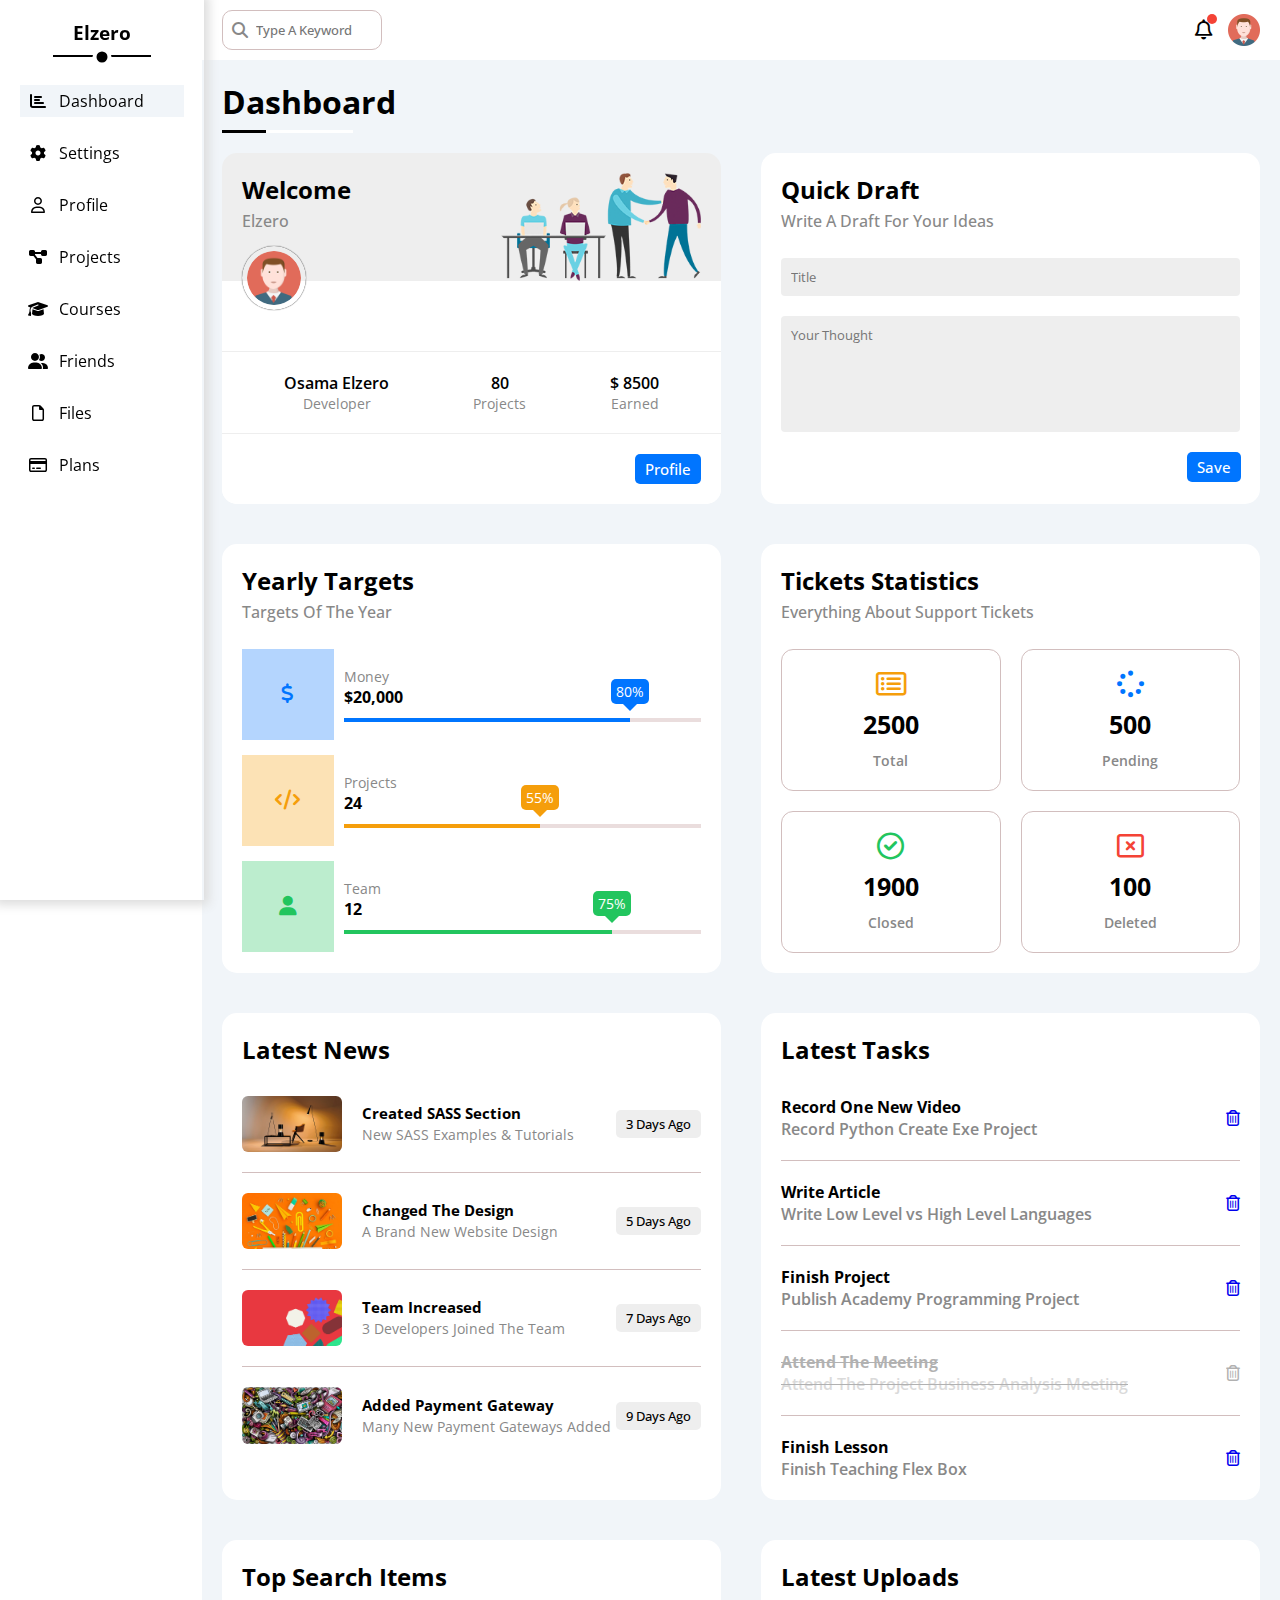
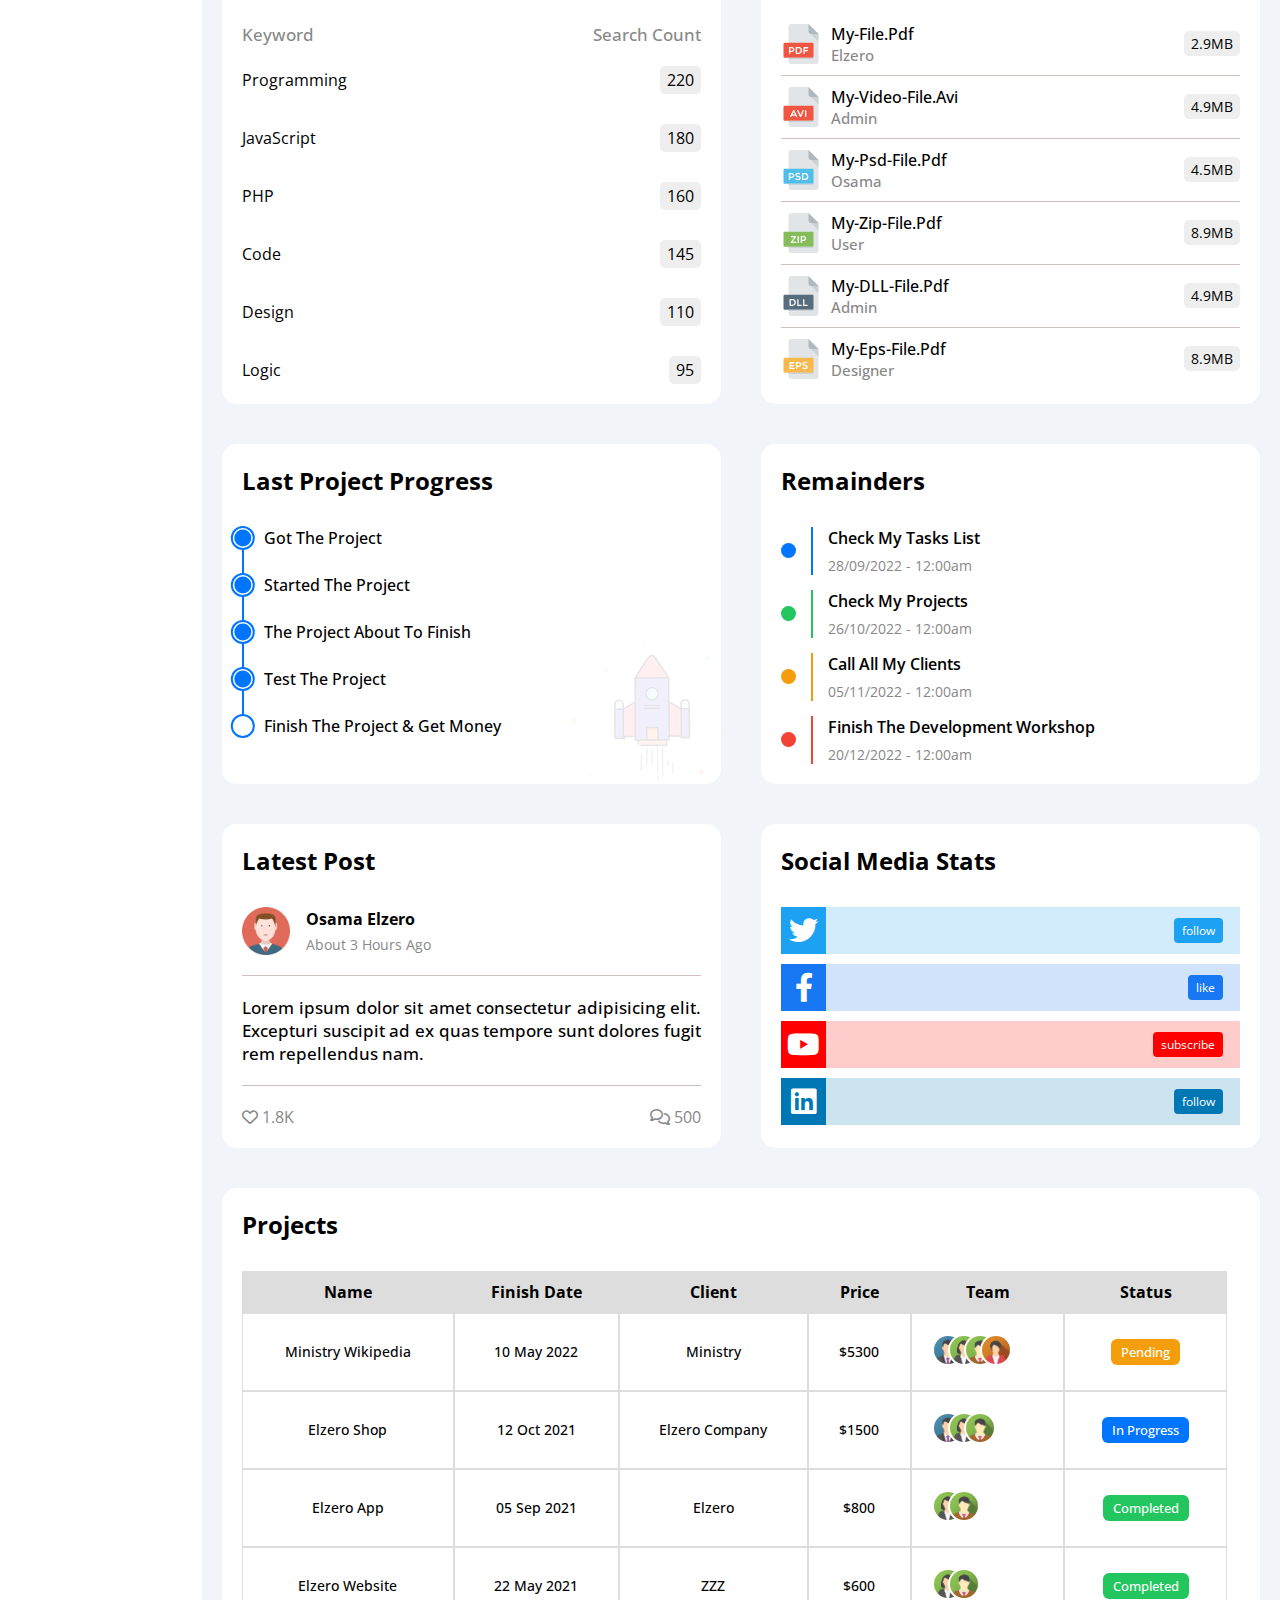
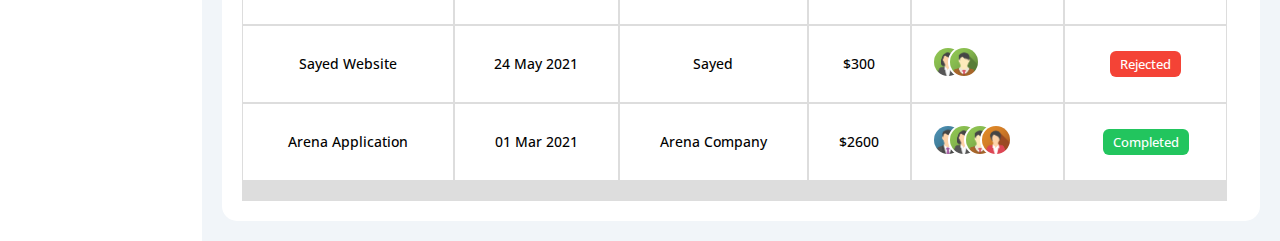
<file: index.html>
<!DOCTYPE html>
<html lang="en">

<head>
  <meta charset="UTF-8">
  <meta http-equiv="X-UA-Compatible" content="IE=edge">
  <meta name="viewport" content="width=device-width, initial-scale=1.0">
  <title>Dashboard | Project</title>
  <!-- Fontawesome -->
  <link rel="stylesheet" href="css/all.min.css">
  <!-- Google-Opensans' Font -->
  <link rel="preconnect" href="https://fonts.googleapis.com">
  <link rel="preconnect" href="https://fonts.gstatic.com" crossorigin>
  <link
    href="https://fonts.googleapis.com/css2?family=Cairo:wght@200;300;400;500;600;700&family=Jomhuria&family=Open+Sans:wght@300;400;500;600;700;800&family=Work+Sans:wght@200;300;400;500;600;700;800;900&display=swap"
    rel="stylesheet">
  <!-- Style Sheet -->
  <link rel="stylesheet" href="css/style.css">
</head>

<body>
  <!-- Sidebar Starting -->
  <aside>
    <h3 class="elzero">elzero</h3>
    <ul class="elzero">
      <li>
        <a href="index.html" title="Dashboard">
          <div><i class="fa-solid fa-chart-bar"></i></div>
          <span>dashboard</span>
        </a>
      </li>
      <li>
        <a href="settings.html" title="Settings">
          <div><i class="fa-solid fa-gear"></i></div>
          <span>settings</span>
        </a>
      </li>
      <li>
        <a href="profile.html" title="Profile">
          <div><i class="fa-regular fa-user"></i></div>
          <span>profile</span>
        </a>
      </li>
      <li>
        <a href="projects.html" title="Projects">
          <div><i class="fa-solid fa-diagram-project"></i></div>
          <span>projects</span>
        </a>
      </li>
      <li>
        <a href="courses.html" title="Courses">
          <div><i class="fa-solid fa-graduation-cap"></i></div>
          <span>courses</span>
        </a>
      </li>
      <li>
        <a href="friends.html" title="Friends">
          <div><i class="fa-solid fa-user-group"></i></div>
          <span>friends</span>
        </a>
      </li>
      <li>
        <a href="files.html" title="Files">
          <div><i class="fa-regular fa-file"></i></div>
          <span>files</span>
        </a>
      </li>
      <li>
        <a href="plans.html" title="Plans">
          <div><i class="fa-regular fa-credit-card"></i></div>
          <span>plans</span>
        </a>
      </li>
    </ul>
  </aside>
  <!-- Sidebar Ending -->
  <!-- Container Starting -->
  <div class="container">
    <header>
      <form action="">
        <i class="fa-solid fa-magnifying-glass"></i>
        <input type="search" placeholder="type a keyword">
      </form>
      <div>
        <i class="fa-regular fa-bell"></i>
        <img src="imgs/avatar.png" alt="">
      </div>
    </header>
    <div class="content index">
      <h1>dashboard</h1>
      <div class="articles">
        <article>
          <div>
            <div>
              <h2 class="index">welcome</h2>
              <span class="sub">elzero</span>
            </div>
            <img src="imgs/welcome.png" alt="">
          </div>
          <div>
            <img src="imgs/avatar.png" alt="">
          </div>
          <div>
            <div>
              <span>osama elzero</span>
              <span>developer</span>
            </div>
            <div>
              <span>80</span>
              <span>projects</span>
            </div>
            <div>
              <span>$ 8500</span>
              <span>earned</span>
            </div>
          </div>
          <div>
            <a href="profile.html">profile</a>
          </div>
        </article>
        <article>
          <div>
            <h2 class="index">quick draft</h2>
            <span class="sub">Write A Draft For Your Ideas</span>
          </div>
          <form>
            <input type="text" placeholder="title">
            <textarea placeholder="your thought"></textarea>
            <input type="submit" value="Save">
          </form>
        </article>
        <article>
          <div>
            <h2>yearly targets</h2>
            <span class="sub">targets of the year</span>
          </div>
          <div>
            <div class="icon">
              <i class="fa-solid fa-dollar-sign"></i>
            </div>
            <div>
              <div class="info">
                <span>money</span>
                <span>$20,000</span>
              </div>
              <div class="bar">
                <span></span>
              </div>
            </div>
          </div>
          <div>
            <div class="icon">
              <i class="fa-solid fa-code"></i>
            </div>
            <div>
              <div class="info">
                <span>projects</span>
                <span>24</span>
              </div>
              <div class="bar">
                <span></span>
              </div>
            </div>
          </div>
          <div>
            <div class="icon">
              <i class="fa-solid fa-user"></i>
            </div>
            <div>
              <div class="info">
                <span>team</span>
                <span>12</span>
              </div>
              <div class="bar">
                <span></span>
              </div>
            </div>
          </div>
        </article>
        <article>
          <div>
            <h2>tickets statistics</h2>
            <span class="sub">everything about support tickets</span>
          </div>
          <div class="cards">
            <div class="card">
              <i class="fa-regular fa-rectangle-list"></i>
              <span>2500</span>
              <span>total</span>
            </div>
            <div class="card">
              <i class="fa-solid fa-spinner"></i>
              <span>500</span>
              <span>pending</span>
            </div>
            <div class="card">
              <i class="fa-regular fa-circle-check"></i>
              <span>1900</span>
              <span>closed</span>
            </div>
            <div class="card">
              <i class="fa-regular fa-rectangle-xmark"></i>
              <span>100</span>
              <span>deleted</span>
            </div>
          </div>
        </article>
        <article>
          <div>
            <h2>Latest News</h2>
          </div>
          <div class="m-section">
            <div class="row one">
              <img src="imgs/news-01.png" alt="">
              <div>
                <h4>Created SASS Section</h4>
                <span>New SASS Examples & Tutorials</span>
              </div>
              <span>3 Days Ago</span>
            </div>
            <div class="row two">
              <img src="imgs/news-02.png" alt="">
              <div>
                <h4>Changed The Design</h4>
                <span>A Brand New Website Design</span>
              </div>
              <span>5 Days Ago</span>
            </div>
            <div class="row three">
              <img src="imgs/news-03.png" alt="">
              <div>
                <h4>Team Increased</h4>
                <span>3 Developers Joined The Team</span>
              </div>
              <span>7 Days Ago</span>
            </div>
            <div class="row four">
              <img src="imgs/news-04.png" alt="">
              <div>
                <h4>Added Payment Gateway</h4>
                <span>Many New Payment Gateways Added</span>
              </div>
              <span>9 Days Ago</span>
            </div>
          </div>
        </article>
        <article>
          <div>
            <h2>latest tasks</h2>
          </div>
          <div class="m-section">
            <div class="row one">
              <div>
                <h4>Record One New Video</h4>
                <span>Record Python Create Exe Project</span>
              </div>
              <a href="#"><i class="fa-regular fa-trash-can"></i></a>
            </div>
            <div class="row two">
              <div>
                <h4>Write Article</h4>
                <span>Write Low Level vs High Level Languages</span>
              </div>
              <a href="#"><i class="fa-regular fa-trash-can"></i></a>
            </div>
            <div class="row three">
              <div>
                <h4>Finish Project</h4>
                <span>Publish Academy Programming Project</span>
              </div>
              <a href="#"><i class="fa-regular fa-trash-can"></i></a>
            </div>
            <div class="row four">
              <div>
                <h4>Attend The Meeting</h4>
                <span>Attend The Project Business Analysis Meeting</span>
              </div>
              <i class="fa-regular fa-trash-can"></i>
            </div>
            <div class="row five">
              <div>
                <h4>Finish Lesson</h4>
                <span>Finish Teaching Flex Box</span>
              </div>
              <a href="#"><i class="fa-regular fa-trash-can"></i></a>
            </div>
          </div>
        </article>
        <article>
          <div>
            <h2>Top Search Items</h2>
          </div>
          <div class="m-section">
            <div class="header">
              <span>Keyword</span>
              <span>Search Count</span>
            </div>
            <div class="row one">
              <span>Programming</span>
              <span>220</span>
            </div>
            <div class="row two">
              <span>JavaScript</span>
              <span>180</span>
            </div>
            <div class="row three">
              <span>PHP</span>
              <span>160</span>
            </div>
            <div class="row four">
              <span>Code</span>
              <span>145</span>
            </div>
            <div class="row five">
              <span>Design</span>
              <span>110</span>
            </div>
            <div class="row six">
              <span>Logic</span>
              <span>95</span>
            </div>
          </div>
        </article>
        <article>
          <div>
            <h2>latest uploads</h2>
          </div>
          <div class="m-section">
            <div class="row one">
              <div>
                <img src="imgs/pdf.svg" alt="">
                <div>
                  <span>my-file.pdf</span>
                  <span>Elzero</span>
                </div>
              </div>
              <span>2.9mb</span>
            </div>
            <div class="row two">
              <div>
                <img src="imgs/avi.svg" alt="">
                <div>
                  <span>My-Video-File.avi</span>
                  <span>Admin</span>
                </div>
              </div>
              <span>4.9mb</span>
            </div>
            <div class="row three">
              <div>
                <img src="imgs/psd.svg" alt="">
                <div>
                  <span>My-Psd-File.pdf</span>
                  <span>Osama</span>
                </div>
              </div>
              <span>4.5mb</span>
            </div>
            <div class="row four">
              <div>
                <img src="imgs/zip.svg" alt="">
                <div>
                  <span>My-Zip-File.pdf</span>
                  <span>User</span>
                </div>
              </div>
              <span>8.9mb</span>
            </div>
            <div class="row five">
              <div>
                <img src="imgs/dll.svg" alt="">
                <div>
                  <span>My-DLL-File.pdf</span>
                  <span>Admin</span>
                </div>
              </div>
              <span>4.9mb</span>
            </div>
            <div class="row six">
              <div>
                <img src="imgs/eps.svg" alt="">
                <div>
                  <span>My-Eps-File.pdf</span>
                  <span>Designer</span>
                </div>
              </div>
              <span>8.9mb</span>
            </div>
          </div>
        </article>
        <article>
          <div>
            <h2>Last Project Progress</h2>
          </div>
          <div class="m-section">
            <div class="row one">
              <span>Got The Project</span>
            </div>
            <div class="row two">
              <span>Started The Project</span>
            </div>
            <div class="row three">
              <span>The Project About To Finish</span>
            </div>
            <div class="row four">
              <span>Test The Project</span>
            </div>
            <div class="row five">
              <span>Finish The Project & Get Money</span>
            </div>
          </div>
          <img src="imgs/project.png" alt="">
        </article>
        <article>
          <div>
            <h2>remainders</h2>
          </div>
          <div class="m-section">
            <div class="row one">
              <div class="circle"></div>
              <div>
                <span>Check My Tasks List</span>
                <span>28/09/2022 - 12:00am</span>
              </div>
            </div>
            <div class="row two">
              <div class="circle"></div>
              <div>
                <span>Check My Projects</span>
                <span>26/10/2022 - 12:00am</span>
              </div>
            </div>
            <div class="row three">
              <div class="circle"></div>
              <div>
                <span>Call All My Clients</span>
                <span>05/11/2022 - 12:00am</span>
              </div>
            </div>
            <div class="row four">
              <div class="circle"></div>
              <div>
                <span>Finish The Development Workshop</span>
                <span>20/12/2022 - 12:00am</span>
              </div>
            </div>
          </div>
        </article>
        <article>
          <div>
            <h2>Latest Post</h2>
          </div>
          <div class="m-section">
            <div class="row first">
              <img src="imgs/avatar.png" alt="">
              <div>
                <span>Osama Elzero</span>
                <span>About 3 Hours Ago</span>
              </div>
            </div>
            <p>Lorem ipsum dolor sit amet consectetur adipisicing elit. Excepturi suscipit ad ex quas tempore sunt
              dolores fugit rem repellendus nam.
            </p>
            <div class="row last">
              <div>
                <i class="fa-regular fa-heart"></i>
                <span>1.8K</span>
              </div>
              <div>
                <i class="fa-regular fa-comments"></i>
                <span>500</span>
              </div>
            </div>
          </div>
        </article>
        <article>
          <div>
            <h2>Social Media Stats</h2>
          </div>
          <div class="m-section">
            <div class="row one">
              <i class="fa-brands fa-twitter"></i>
              <span>90K Followers</span>
              <a href="https://twitter.com" target="_blank">follow</a>
            </div>
            <div class="row two">
              <i class="fa-brands fa-facebook-f"></i>
              <span>2M Like</span>
              <a href="https://facebook.com" target="_blank">like</a>
            </div>
            <div class="row three">
              <i class="fa-brands fa-youtube"></i>
              <span>1M Subs</span>
              <a href="https://youtube.com" target="_blank">subscribe</a>
            </div>
            <div class="row four">
              <i class="fa-brands fa-linkedin"></i>
              <span>70K Followers</span>
              <a href="https://linkedin.com" target="_blank">follow</a>
            </div>
          </div>
        </article>
      </div>
      <div class="table">
        <h2>projects</h2>
        <table>
          <thead>
            <tr>
              <th>name</th>
              <th>finish date</th>
              <th>client</th>
              <th>price</th>
              <th>team</th>
              <th>status</th>
            </tr>
          </thead>
          <tbody>
            <tr>
              <td>Ministry Wikipedia</td>
              <td>10 May 2022</td>
              <td>Ministry</td>
              <td>$5300</td>
              <td>
                <img src="imgs/team-01.png" alt="">
                <img src="imgs/team-02.png" alt="">
                <img src="imgs/team-03.png" alt="">
                <img src="imgs/team-04.png" alt="">
              </td>
              <td><span>pending</span></td>
            </tr>
            <tr>
              <td>Elzero Shop</td>
              <td>12 Oct 2021</td>
              <td>Elzero Company</td>
              <td>$1500</td>
              <td>
                <img src="imgs/team-01.png" alt="">
                <img src="imgs/team-02.png" alt="">
                <img src="imgs/team-03.png" alt="">
              </td>
              <td><span>in progress</span></td>
            </tr>
            <tr>
              <td>elzero app</td>
              <td>05 Sep 2021</td>
              <td>Elzero</td>
              <td>$800</td>
              <td>
                <img src="imgs/team-02.png" alt="">
                <img src="imgs/team-03.png" alt="">
              </td>
              <td><span>completed</span></td>
            </tr>
            <tr>
              <td>elzero website</td>
              <td>22 May 2021</td>
              <td>ZZZ</td>
              <td>$600</td>
              <td>
                <img src="imgs/team-02.png" alt="">
                <img src="imgs/team-03.png" alt="">
              </td>
              <td><span>completed</span></td>
            </tr>
            <tr>
              <td>Sayed Website</td>
              <td>24 May 2021</td>
              <td>Sayed</td>
              <td>$300</td>
              <td>
                <img src="imgs/team-02.png" alt="">
                <img src="imgs/team-03.png" alt="">
              </td>
              <td><span>rejected</span></td>
            </tr>
            <tr>
              <td>Arena Application</td>
              <td>01 Mar 2021</td>
              <td>Arena Company</td>
              <td>$2600</td>
              <td>
                <img src="imgs/team-01.png" alt="">
                <img src="imgs/team-02.png" alt="">
                <img src="imgs/team-03.png" alt="">
                <img src="imgs/team-04.png" alt="">
              </td>
              <td><span>completed</span></td>
            </tr>
          </tbody>
          <tfoot>
            <td colspan="6"></td>
          </tfoot>
        </table>
      </div>
    </div>
  </div>
  <!-- Container Ending -->
</body>

</html>
</file>
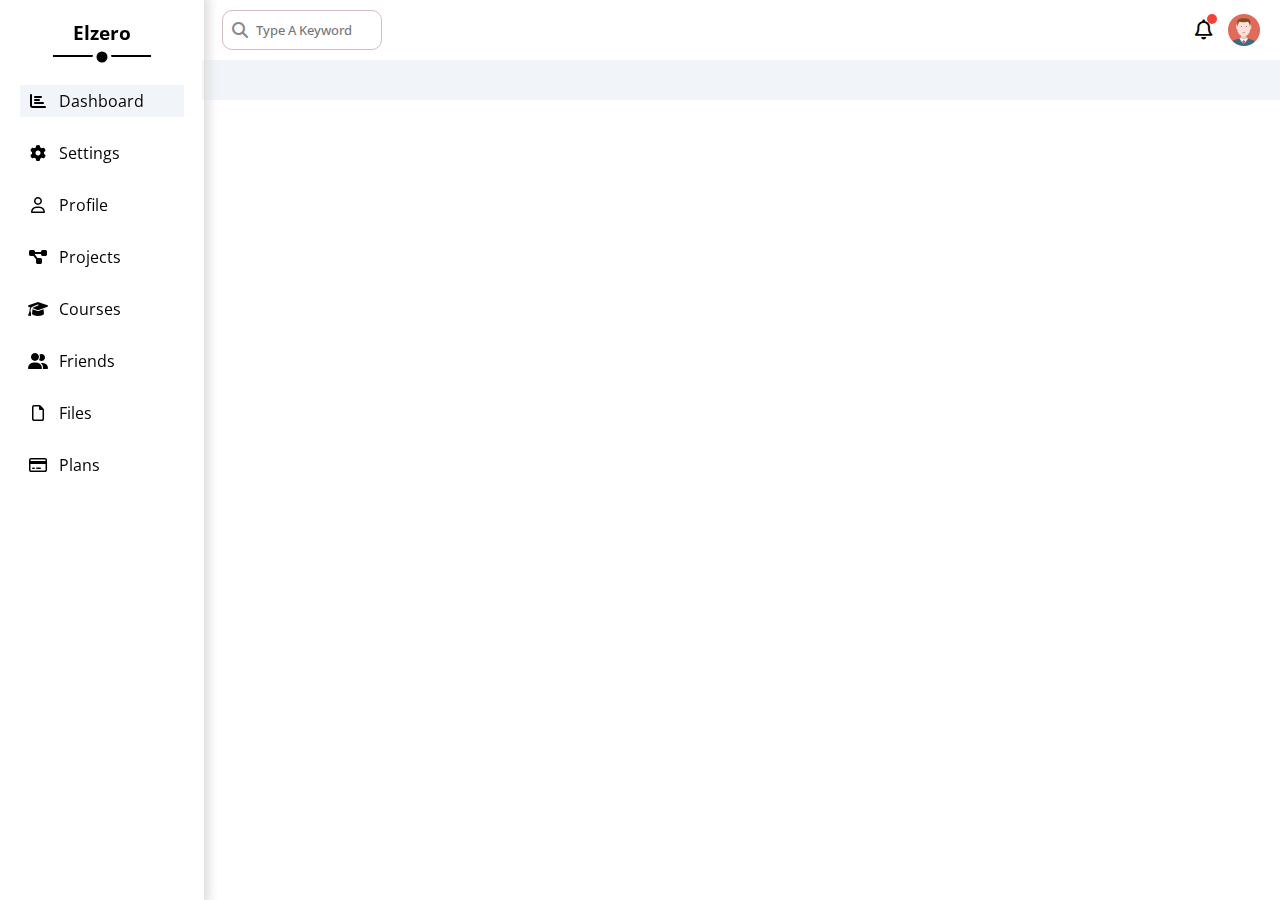
<file: courses.html>
<!DOCTYPE html>
<html lang="en">
<head>
  <meta charset="UTF-8">
  <meta http-equiv="X-UA-Compatible" content="IE=edge">
  <meta name="viewport" content="width=device-width, initial-scale=1.0">
  <title>Courses | Project</title>
  <!-- Fontawesome -->
  <link rel="stylesheet" href="css/all.min.css">
  <!-- Google-Opensans' Font -->
  <link rel="preconnect" href="https://fonts.googleapis.com">
  <link rel="preconnect" href="https://fonts.gstatic.com" crossorigin>
  <link href="https://fonts.googleapis.com/css2?family=Cairo:wght@200;300;400;500;600;700&family=Jomhuria&family=Open+Sans:wght@300;400;500;600;700;800&family=Work+Sans:wght@200;300;400;500;600;700;800;900&display=swap" rel="stylesheet">
  <!-- Style Sheet -->
  <link rel="stylesheet" href="css/style.css">
</head>
<body class="courses">
  <!-- Sidebar Starting -->
  <aside>
    <h3 class="elzero">elzero</h3>
    <ul class="elzero">
      <li>
        <a href="index.html" title="Dashboard">
          <div><i class="fa-solid fa-chart-bar"></i></div>
          <span>dashboard</span>
        </a>
      </li>
      <li>
        <a href="settings.html" title="Settings">
          <div><i class="fa-solid fa-gear"></i></div>
          <span>settings</span>
        </a>
      </li>
      <li>
        <a href="profile.html" title="Profile">
          <div><i class="fa-regular fa-user"></i></div>
          <span>profile</span>
        </a>
      </li>
      <li>
        <a href="projects.html" title="Projects">
          <div><i class="fa-solid fa-diagram-project"></i></div>
          <span>projects</span>
        </a>
      </li>
      <li>
        <a href="courses.html" title="Courses">
          <div><i class="fa-solid fa-graduation-cap"></i></div>
          <span>courses</span>
        </a>
      </li>
      <li>
        <a href="friends.html" title="Friends">
          <div><i class="fa-solid fa-user-group"></i></div>
          <span>friends</span>
        </a>
      </li>
      <li>
        <a href="files.html" title="Files">
          <div><i class="fa-regular fa-file"></i></div>
          <span>files</span>
        </a>
      </li>
      <li>
        <a href="plans.html" title="Plans">
          <div><i class="fa-regular fa-credit-card"></i></div>
          <span>plans</span>
        </a>
      </li>
    </ul>
  </aside>
  <!-- Sidebar Ending -->
  <!-- Container Starting -->
  <div class="container">
    <header>
      <form action="">
        <i class="fa-solid fa-magnifying-glass"></i>
        <input type="search" placeholder="type a keyword">
      </form>
      <div>
        <i class="fa-regular fa-bell"></i>
        <img src="imgs/avatar.png" alt="">
      </div>
    </header>
    <div class="content">

    </div>
  </div>
  <!-- Container Ending -->
</body>
</html>
</file>
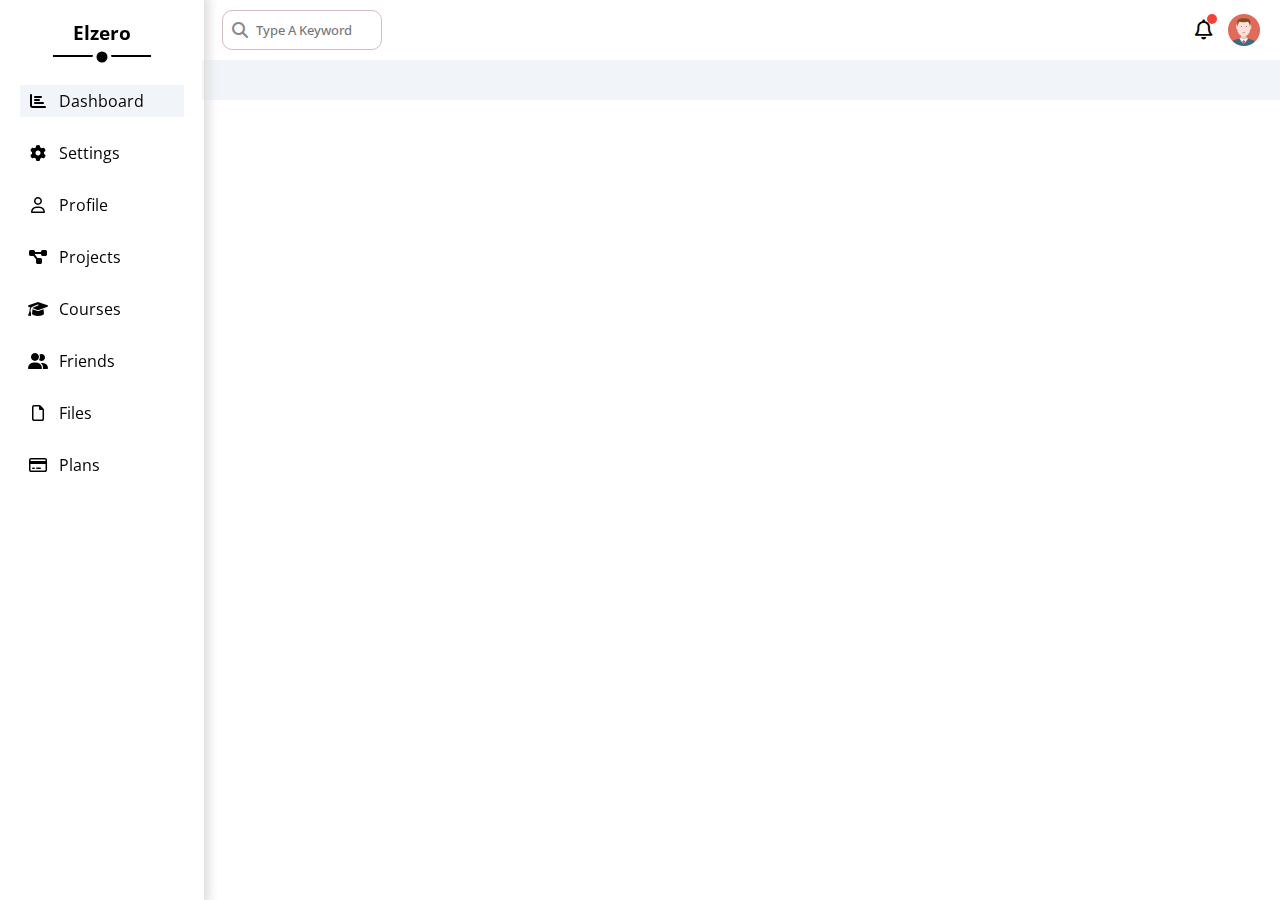
<file: files.html>
<!DOCTYPE html>
<html lang="en">
<head>
  <meta charset="UTF-8">
  <meta http-equiv="X-UA-Compatible" content="IE=edge">
  <meta name="viewport" content="width=device-width, initial-scale=1.0">
  <title>Files | Project</title>
  <!-- Fontawesome -->
  <link rel="stylesheet" href="css/all.min.css">
  <!-- Google-Opensans' Font -->
  <link rel="preconnect" href="https://fonts.googleapis.com">
  <link rel="preconnect" href="https://fonts.gstatic.com" crossorigin>
  <link href="https://fonts.googleapis.com/css2?family=Cairo:wght@200;300;400;500;600;700&family=Jomhuria&family=Open+Sans:wght@300;400;500;600;700;800&family=Work+Sans:wght@200;300;400;500;600;700;800;900&display=swap" rel="stylesheet">
  <!-- Style Sheet -->
  <link rel="stylesheet" href="css/style.css">
</head>
<body class="files">
  <!-- Sidebar Starting -->
  <aside>
    <h3 class="elzero">elzero</h3>
    <ul class="elzero">
      <li>
        <a href="index.html" title="Dashboard">
          <div><i class="fa-solid fa-chart-bar"></i></div>
          <span>dashboard</span>
        </a>
      </li>
      <li>
        <a href="settings.html" title="Settings">
          <div><i class="fa-solid fa-gear"></i></div>
          <span>settings</span>
        </a>
      </li>
      <li>
        <a href="profile.html" title="Profile">
          <div><i class="fa-regular fa-user"></i></div>
          <span>profile</span>
        </a>
      </li>
      <li>
        <a href="projects.html" title="Projects">
          <div><i class="fa-solid fa-diagram-project"></i></div>
          <span>projects</span>
        </a>
      </li>
      <li>
        <a href="courses.html" title="Courses">
          <div><i class="fa-solid fa-graduation-cap"></i></div>
          <span>courses</span>
        </a>
      </li>
      <li>
        <a href="friends.html" title="Friends">
          <div><i class="fa-solid fa-user-group"></i></div>
          <span>friends</span>
        </a>
      </li>
      <li>
        <a href="files.html" title="Files">
          <div><i class="fa-regular fa-file"></i></div>
          <span>files</span>
        </a>
      </li>
      <li>
        <a href="plans.html" title="Plans">
          <div><i class="fa-regular fa-credit-card"></i></div>
          <span>plans</span>
        </a>
      </li>
    </ul>
  </aside>
  <!-- Sidebar Ending -->
  <!-- Container Starting -->
  <div class="container">
    <header>
      <form action="">
        <i class="fa-solid fa-magnifying-glass"></i>
        <input type="search" placeholder="type a keyword">
      </form>
      <div>
        <i class="fa-regular fa-bell"></i>
        <img src="imgs/avatar.png" alt="">
      </div>
    </header>
    <div class="content">

    </div>
  </div>
  <!-- Container Ending -->
</body>
</html>
</file>
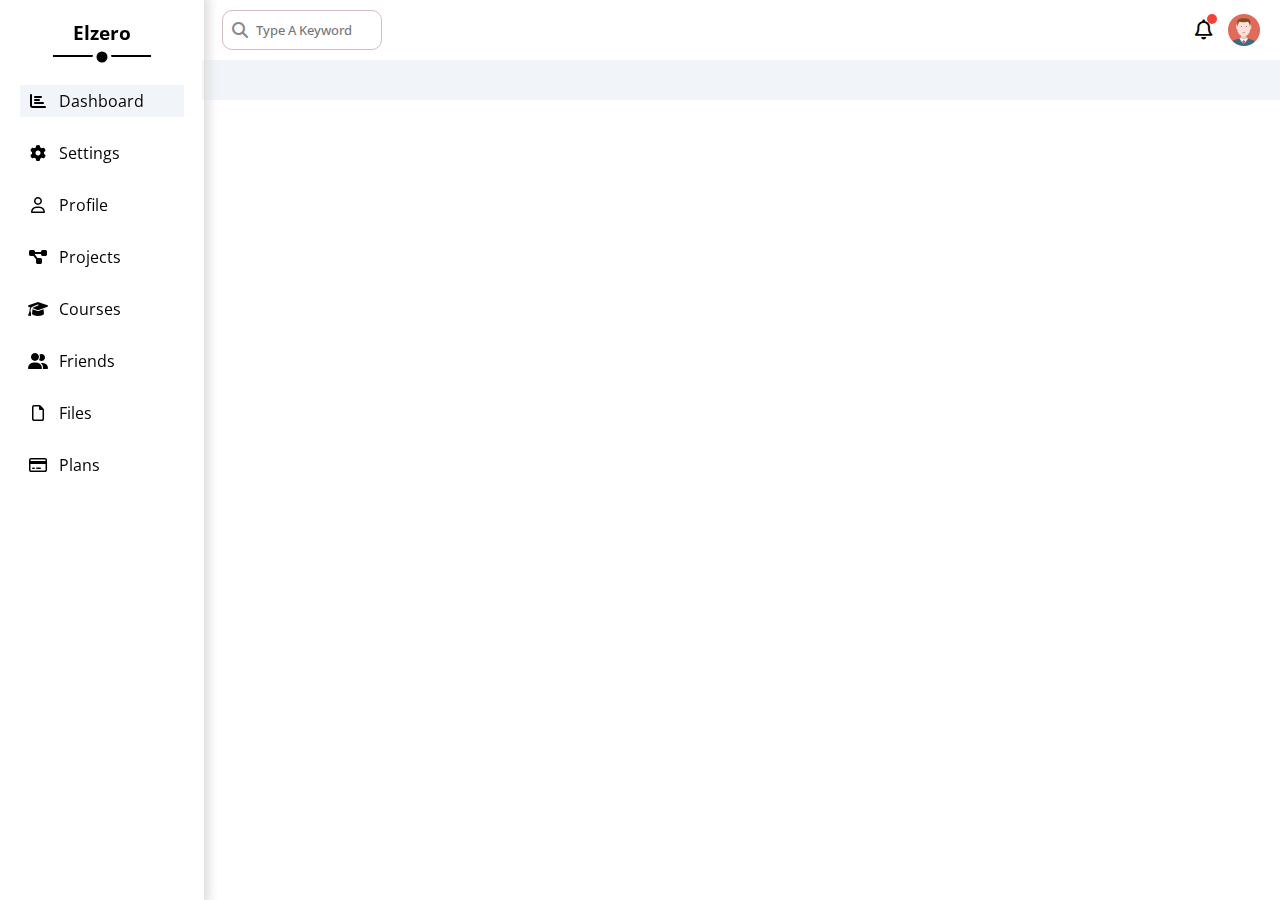
<file: friends.html>
<!DOCTYPE html>
<html lang="en">
<head>
  <meta charset="UTF-8">
  <meta http-equiv="X-UA-Compatible" content="IE=edge">
  <meta name="viewport" content="width=device-width, initial-scale=1.0">
  <title>Friends | Project</title>
  <!-- Fontawesome -->
  <link rel="stylesheet" href="css/all.min.css">
  <!-- Google-Opensans' Font -->
  <link rel="preconnect" href="https://fonts.googleapis.com">
  <link rel="preconnect" href="https://fonts.gstatic.com" crossorigin>
  <link href="https://fonts.googleapis.com/css2?family=Cairo:wght@200;300;400;500;600;700&family=Jomhuria&family=Open+Sans:wght@300;400;500;600;700;800&family=Work+Sans:wght@200;300;400;500;600;700;800;900&display=swap" rel="stylesheet">
  <!-- Style Sheet -->
  <link rel="stylesheet" href="css/style.css">
</head>
<body class="friends">
  <!-- Sidebar Starting -->
  <aside>
    <h3 class="elzero">elzero</h3>
    <ul class="elzero">
      <li>
        <a href="index.html" title="Dashboard">
          <div><i class="fa-solid fa-chart-bar"></i></div>
          <span>dashboard</span>
        </a>
      </li>
      <li>
        <a href="settings.html" title="Settings">
          <div><i class="fa-solid fa-gear"></i></div>
          <span>settings</span>
        </a>
      </li>
      <li>
        <a href="profile.html" title="Profile">
          <div><i class="fa-regular fa-user"></i></div>
          <span>profile</span>
        </a>
      </li>
      <li>
        <a href="projects.html" title="Projects">
          <div><i class="fa-solid fa-diagram-project"></i></div>
          <span>projects</span>
        </a>
      </li>
      <li>
        <a href="courses.html" title="Courses">
          <div><i class="fa-solid fa-graduation-cap"></i></div>
          <span>courses</span>
        </a>
      </li>
      <li>
        <a href="friends.html" title="Friends">
          <div><i class="fa-solid fa-user-group"></i></div>
          <span>friends</span>
        </a>
      </li>
      <li>
        <a href="files.html" title="Files">
          <div><i class="fa-regular fa-file"></i></div>
          <span>files</span>
        </a>
      </li>
      <li>
        <a href="plans.html" title="Plans">
          <div><i class="fa-regular fa-credit-card"></i></div>
          <span>plans</span>
        </a>
      </li>
    </ul>
  </aside>
  <!-- Sidebar Ending -->
  <!-- Container Starting -->
  <div class="container">
    <header>
      <form action="">
        <i class="fa-solid fa-magnifying-glass"></i>
        <input type="search" placeholder="type a keyword">
      </form>
      <div>
        <i class="fa-regular fa-bell"></i>
        <img src="imgs/avatar.png" alt="">
      </div>
    </header>
    <div class="content">

    </div>
  </div>
  <!-- Container Ending -->
</body>
</html>
</file>
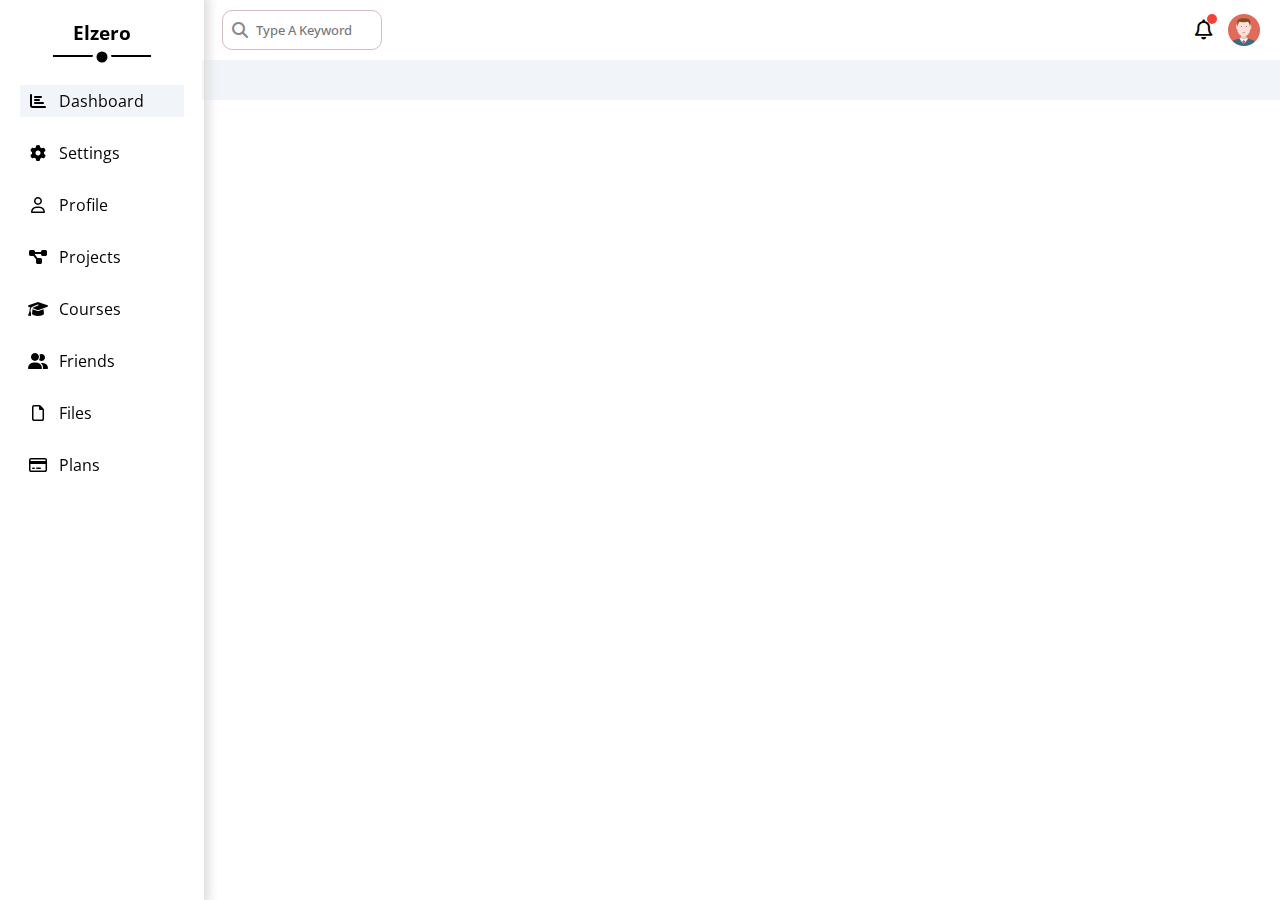
<file: plans.html>
<!DOCTYPE html>
<html lang="en">
<head>
  <meta charset="UTF-8">
  <meta http-equiv="X-UA-Compatible" content="IE=edge">
  <meta name="viewport" content="width=device-width, initial-scale=1.0">
  <title>Plans | Project</title>
  <!-- Fontawesome -->
  <link rel="stylesheet" href="css/all.min.css">
  <!-- Google-Opensans' Font -->
  <link rel="preconnect" href="https://fonts.googleapis.com">
  <link rel="preconnect" href="https://fonts.gstatic.com" crossorigin>
  <link href="https://fonts.googleapis.com/css2?family=Cairo:wght@200;300;400;500;600;700&family=Jomhuria&family=Open+Sans:wght@300;400;500;600;700;800&family=Work+Sans:wght@200;300;400;500;600;700;800;900&display=swap" rel="stylesheet">
  <!-- Style Sheet -->
  <link rel="stylesheet" href="css/style.css">
</head>
<body class="plans">
  <!-- Sidebar Starting -->
  <aside>
    <h3 class="elzero">elzero</h3>
    <ul class="elzero">
      <li>
        <a href="index.html" title="Dashboard">
          <div><i class="fa-solid fa-chart-bar"></i></div>
          <span>dashboard</span>
        </a>
      </li>
      <li>
        <a href="settings.html" title="Settings">
          <div><i class="fa-solid fa-gear"></i></div>
          <span>settings</span>
        </a>
      </li>
      <li>
        <a href="profile.html" title="Profile">
          <div><i class="fa-regular fa-user"></i></div>
          <span>profile</span>
        </a>
      </li>
      <li>
        <a href="projects.html" title="Projects">
          <div><i class="fa-solid fa-diagram-project"></i></div>
          <span>projects</span>
        </a>
      </li>
      <li>
        <a href="courses.html" title="Courses">
          <div><i class="fa-solid fa-graduation-cap"></i></div>
          <span>courses</span>
        </a>
      </li>
      <li>
        <a href="friends.html" title="Friends">
          <div><i class="fa-solid fa-user-group"></i></div>
          <span>friends</span>
        </a>
      </li>
      <li>
        <a href="files.html" title="Files">
          <div><i class="fa-regular fa-file"></i></div>
          <span>files</span>
        </a>
      </li>
      <li>
        <a href="plans.html" title="Plans">
          <div><i class="fa-regular fa-credit-card"></i></div>
          <span>plans</span>
        </a>
      </li>
    </ul>
  </aside>
  <!-- Sidebar Ending -->
  <!-- Container Starting -->
  <div class="container">
    <header>
      <form action="">
        <i class="fa-solid fa-magnifying-glass"></i>
        <input type="search" placeholder="type a keyword">
      </form>
      <div>
        <i class="fa-regular fa-bell"></i>
        <img src="imgs/avatar.png" alt="">
      </div>
    </header>
    <div class="content">

    </div>
  </div>
  <!-- Container Ending -->
</body>
</html>
</file>
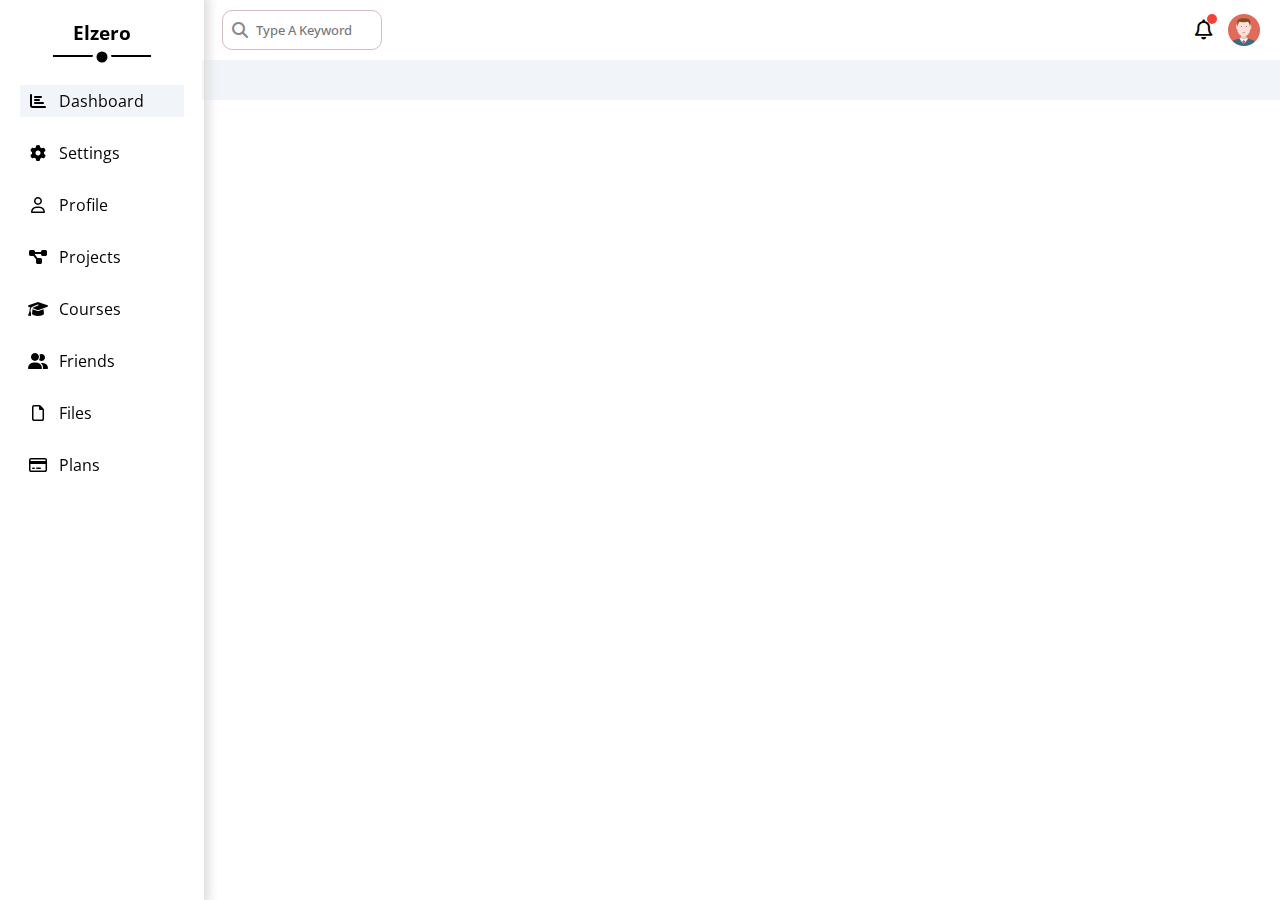
<file: profile.html>
<!DOCTYPE html>
<html lang="en">
<head>
  <meta charset="UTF-8">
  <meta http-equiv="X-UA-Compatible" content="IE=edge">
  <meta name="viewport" content="width=device-width, initial-scale=1.0">
  <title>Profile | Project</title>
  <!-- Fontawesome -->
  <link rel="stylesheet" href="css/all.min.css">
  <!-- Google-Opensans' Font -->
  <link rel="preconnect" href="https://fonts.googleapis.com">
  <link rel="preconnect" href="https://fonts.gstatic.com" crossorigin>
  <link href="https://fonts.googleapis.com/css2?family=Cairo:wght@200;300;400;500;600;700&family=Jomhuria&family=Open+Sans:wght@300;400;500;600;700;800&family=Work+Sans:wght@200;300;400;500;600;700;800;900&display=swap" rel="stylesheet">
  <!-- Style Sheet -->
  <link rel="stylesheet" href="css/style.css">
</head>
<body class="profile">
  <!-- Sidebar Starting -->
  <aside>
    <h3 class="elzero">elzero</h3>
    <ul class="elzero">
      <li>
        <a href="index.html" title="Dashboard">
          <div><i class="fa-solid fa-chart-bar"></i></div>
          <span>dashboard</span>
        </a>
      </li>
      <li>
        <a href="settings.html" title="Settings">
          <div><i class="fa-solid fa-gear"></i></div>
          <span>settings</span>
        </a>
      </li>
      <li>
        <a href="profile.html" title="Profile">
          <div><i class="fa-regular fa-user"></i></div>
          <span>profile</span>
        </a>
      </li>
      <li>
        <a href="projects.html" title="Projects">
          <div><i class="fa-solid fa-diagram-project"></i></div>
          <span>projects</span>
        </a>
      </li>
      <li>
        <a href="courses.html" title="Courses">
          <div><i class="fa-solid fa-graduation-cap"></i></div>
          <span>courses</span>
        </a>
      </li>
      <li>
        <a href="friends.html" title="Friends">
          <div><i class="fa-solid fa-user-group"></i></div>
          <span>friends</span>
        </a>
      </li>
      <li>
        <a href="files.html" title="Files">
          <div><i class="fa-regular fa-file"></i></div>
          <span>files</span>
        </a>
      </li>
      <li>
        <a href="plans.html" title="Plans">
          <div><i class="fa-regular fa-credit-card"></i></div>
          <span>plans</span>
        </a>
      </li>
    </ul>
  </aside>
  <!-- Sidebar Ending -->
  <!-- Container Starting -->
  <div class="container">
    <header>
      <form action="">
        <i class="fa-solid fa-magnifying-glass"></i>
        <input type="search" placeholder="type a keyword">
      </form>
      <div>
        <i class="fa-regular fa-bell"></i>
        <img src="imgs/avatar.png" alt="">
      </div>
    </header>
    <div class="content">

    </div>
  </div>
  <!-- Container Ending -->
</body>
</html>
</file>
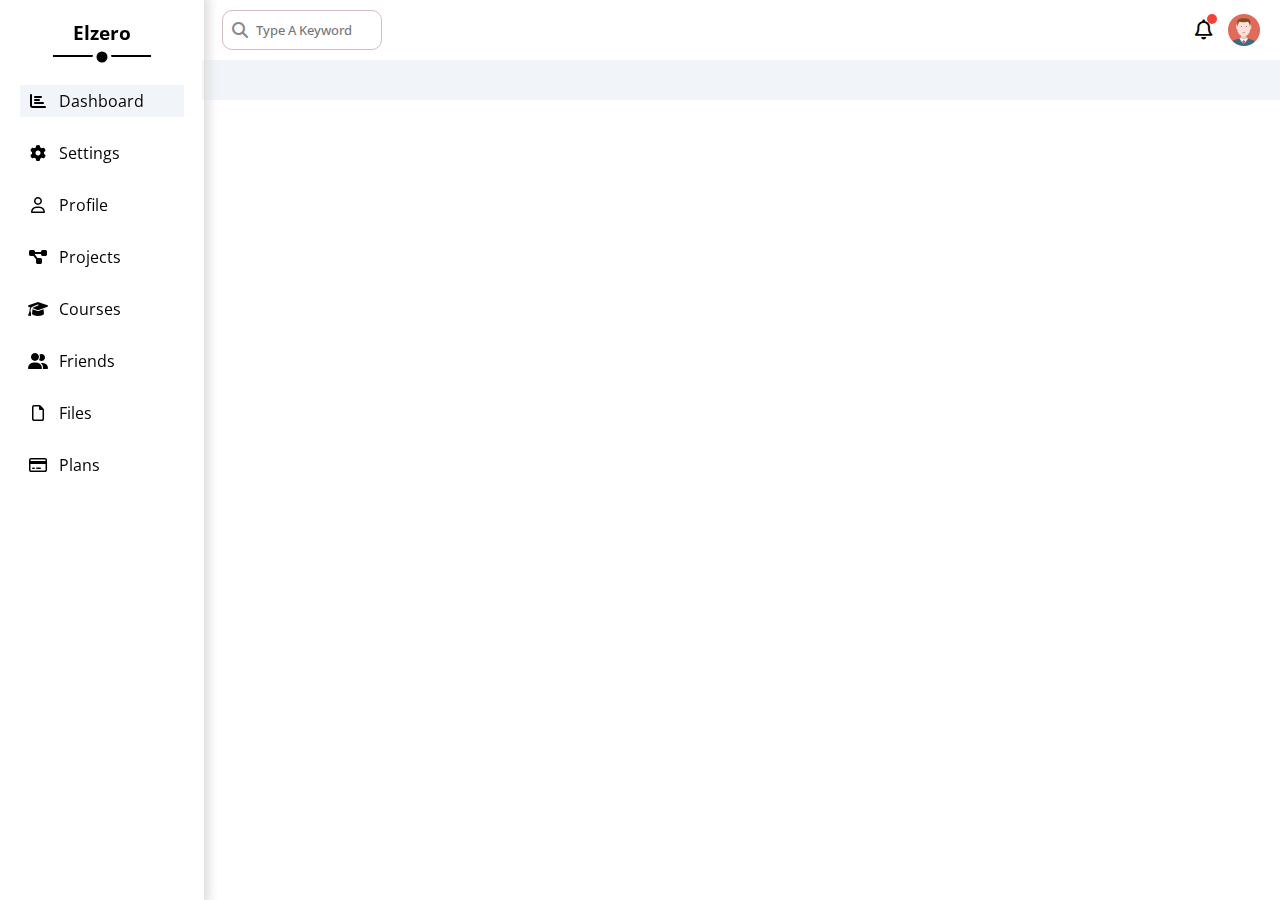
<file: projects.html>
<!DOCTYPE html>
<html lang="en">
<head>
  <meta charset="UTF-8">
  <meta http-equiv="X-UA-Compatible" content="IE=edge">
  <meta name="viewport" content="width=device-width, initial-scale=1.0">
  <title>Projects | Project</title>
  <!-- Fontawesome -->
  <link rel="stylesheet" href="css/all.min.css">
  <!-- Google-Opensans' Font -->
  <link rel="preconnect" href="https://fonts.googleapis.com">
  <link rel="preconnect" href="https://fonts.gstatic.com" crossorigin>
  <link href="https://fonts.googleapis.com/css2?family=Cairo:wght@200;300;400;500;600;700&family=Jomhuria&family=Open+Sans:wght@300;400;500;600;700;800&family=Work+Sans:wght@200;300;400;500;600;700;800;900&display=swap" rel="stylesheet">
  <!-- Style Sheet -->
  <link rel="stylesheet" href="css/style.css">
</head>
<body class="projects">
  <!-- Sidebar Starting -->
  <aside>
    <h3 class="elzero">elzero</h3>
    <ul class="elzero">
      <li>
        <a href="index.html" title="Dashboard">
          <div><i class="fa-solid fa-chart-bar"></i></div>
          <span>dashboard</span>
        </a>
      </li>
      <li>
        <a href="settings.html" title="Settings">
          <div><i class="fa-solid fa-gear"></i></div>
          <span>settings</span>
        </a>
      </li>
      <li>
        <a href="profile.html" title="Profile">
          <div><i class="fa-regular fa-user"></i></div>
          <span>profile</span>
        </a>
      </li>
      <li>
        <a href="projects.html" title="Projects">
          <div><i class="fa-solid fa-diagram-project"></i></div>
          <span>projects</span>
        </a>
      </li>
      <li>
        <a href="courses.html" title="Courses">
          <div><i class="fa-solid fa-graduation-cap"></i></div>
          <span>courses</span>
        </a>
      </li>
      <li>
        <a href="friends.html" title="Friends">
          <div><i class="fa-solid fa-user-group"></i></div>
          <span>friends</span>
        </a>
      </li>
      <li>
        <a href="files.html" title="Files">
          <div><i class="fa-regular fa-file"></i></div>
          <span>files</span>
        </a>
      </li>
      <li>
        <a href="plans.html" title="Plans">
          <div><i class="fa-regular fa-credit-card"></i></div>
          <span>plans</span>
        </a>
      </li>
    </ul>
  </aside>
  <!-- Sidebar Ending -->
  <!-- Container Starting -->
  <div class="container">
    <header>
      <form action="">
        <i class="fa-solid fa-magnifying-glass"></i>
        <input type="search" placeholder="type a keyword">
      </form>
      <div>
        <i class="fa-regular fa-bell"></i>
        <img src="imgs/avatar.png" alt="">
      </div>
    </header>
    <div class="content">

    </div>
  </div>
  <!-- Container Ending -->
</body>
</html>
</file>
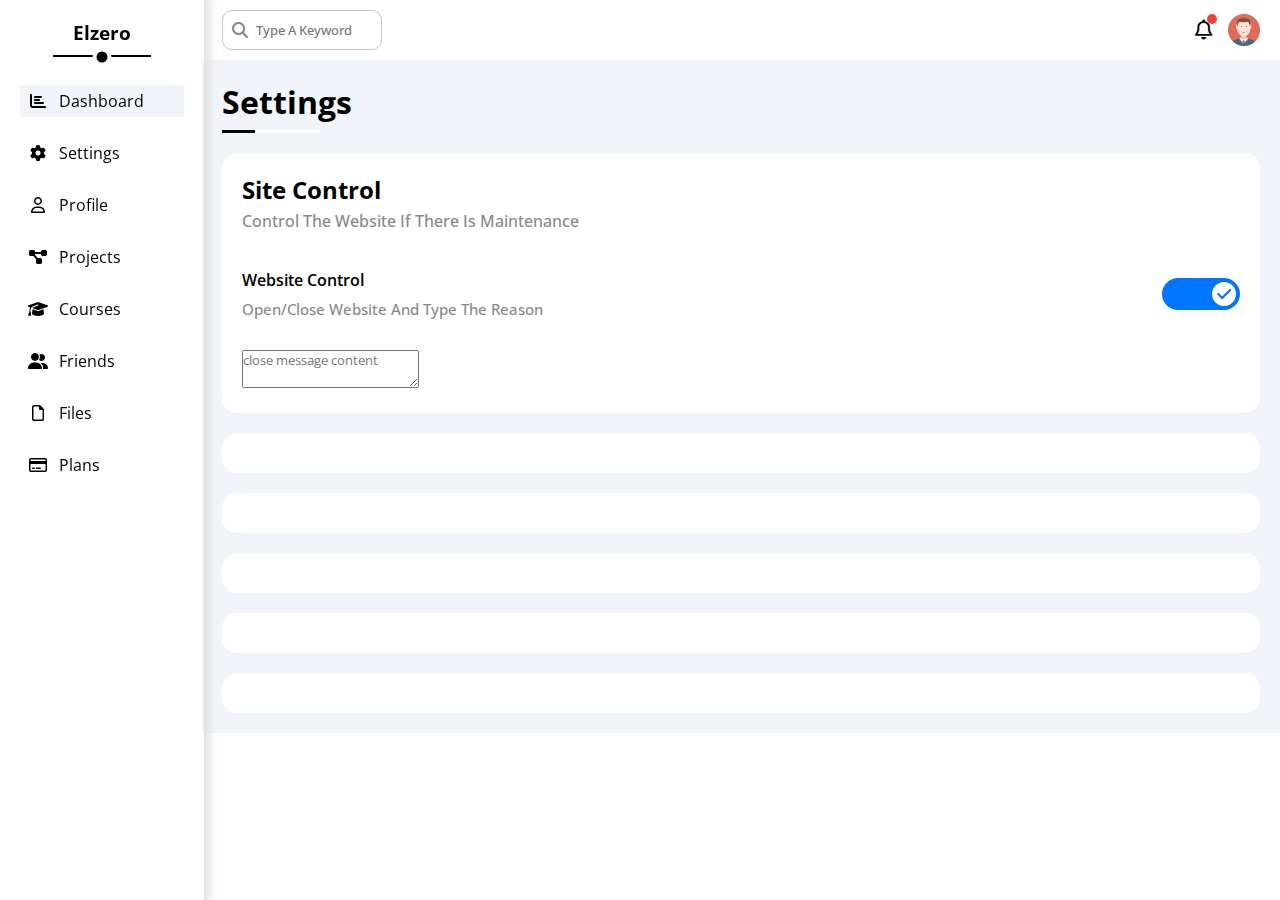
<file: settings.html>
<!DOCTYPE html>
<html lang="en">
<head>
  <meta charset="UTF-8">
  <meta http-equiv="X-UA-Compatible" content="IE=edge">
  <meta name="viewport" content="width=device-width, initial-scale=1.0">
  <title>Settings | Project</title>
  <!-- Fontawesome -->
  <link rel="stylesheet" href="css/all.min.css">
  <!-- Google-Opensans' Font -->
  <link rel="preconnect" href="https://fonts.googleapis.com">
  <link rel="preconnect" href="https://fonts.gstatic.com" crossorigin>
  <link href="https://fonts.googleapis.com/css2?family=Cairo:wght@200;300;400;500;600;700&family=Jomhuria&family=Open+Sans:wght@300;400;500;600;700;800&family=Work+Sans:wght@200;300;400;500;600;700;800;900&display=swap" rel="stylesheet">
  <!-- Style Sheet -->
  <link rel="stylesheet" href="css/style.css">
</head>
<body>
  <!-- Sidebar Starting -->
  <aside>
    <h3 class="elzero">elzero</h3>
    <ul class="elzero">
      <li>
        <a href="index.html" title="Dashboard">
          <div><i class="fa-solid fa-chart-bar"></i></div>
          <span>dashboard</span>
        </a>
      </li>
      <li>
        <a href="settings.html" title="Settings">
          <div><i class="fa-solid fa-gear"></i></div>
          <span>settings</span>
        </a>
      </li>
      <li>
        <a href="profile.html" title="Profile">
          <div><i class="fa-regular fa-user"></i></div>
          <span>profile</span>
        </a>
      </li>
      <li>
        <a href="projects.html" title="Projects">
          <div><i class="fa-solid fa-diagram-project"></i></div>
          <span>projects</span>
        </a>
      </li>
      <li>
        <a href="courses.html" title="Courses">
          <div><i class="fa-solid fa-graduation-cap"></i></div>
          <span>courses</span>
        </a>
      </li>
      <li>
        <a href="friends.html" title="Friends">
          <div><i class="fa-solid fa-user-group"></i></div>
          <span>friends</span>
        </a>
      </li>
      <li>
        <a href="files.html" title="Files">
          <div><i class="fa-regular fa-file"></i></div>
          <span>files</span>
        </a>
      </li>
      <li>
        <a href="plans.html" title="Plans">
          <div><i class="fa-regular fa-credit-card"></i></div>
          <span>plans</span>
        </a>
      </li>
    </ul>
  </aside>
  <!-- Sidebar Ending -->
  <!-- Container Starting -->
  <div class="container">
    <header>
      <form action="">
        <i class="fa-solid fa-magnifying-glass"></i>
        <input type="search" placeholder="type a keyword">
      </form>
      <div>
        <i class="fa-regular fa-bell"></i>
        <img src="imgs/avatar.png" alt="">
      </div>
    </header>
    <div class="content settings">
      <h1>settings</h1>
      <div class="articles">
        <article>
          <div>
            <h2>site control</h2>
            <span class="sub">Control The Website If There Is Maintenance</span>
          </div>
          <div>
            <div>
              <h4>Website Control</h4>
              <span>Open/Close Website And Type The Reason</span>
            </div>
            <label class="button">
              <input type="checkbox" >
              <div class="main">
                <div class="circle">
                  <i class="fa-solid fa-check"></i>
                  <i class="fa-solid fa-xmark"></i>
                </div>
              </div>
            </label>
          </div>
          <div>
            <textarea placeholder="close message content"></textarea>
          </div>
        </article>
        <article></article>
        <article></article>
        <article></article>
        <article></article>
        <article></article>
      </div>
    </div>
  </div>
  <!-- Container Ending -->
</body>
</html>
</file>
<file: css/style.css>
/* Global Rules */
* {
  box-sizing: border-box;
  padding: 0;
  margin: 0;
  font-family: 'Open Sans', sans-serif;
  scroll-behavior: smooth;
}

/* Global Variables */
:root {
  /* Colors */
  --Red: #f44336;
  --Blue: #0075ff;
  --Alt-Blue: #0d69d5;
  --Orange: #f59e0b;
  --Green: #22c55e;
  --Grey: #f1f5f9;
  --Grey-Borders: #d2bebe;
  --Alt-Grey: #eee;
  --Grey-Fonts: #888;
  /* Font Size */
  --Grey-Subs: 16px;
  --Grey-Words-Paras: 14px;
  /* P & M */
  --Padding: 20px;
  /* Border Radius */
  --BRadius: 15px;
  /* Box Shadow */
  --Blur: 10px;
  --Spread: 5px;
  --Color: #ddd;
  /* Transition */
  --Transition: 500ms;
  /* Gap */
  --Gap: 40px;
}

/* Pages' Style */
body {
  position: relative;
}

body .container {
  width: calc(100% - 202px);
  position: absolute;
  right: 0;
}

/* Responsiveness Style */
@media (min-width: 480px) and (max-width: 769px) {
  body .container {
    width: calc(100% - 77px);
  }
}

@media (max-width: 479px) {
  body .container {
    width: calc(100% - 63px);
  }
}




/* Scrollbar Design */
::-webkit-scrollbar {
  width: 15px;
}
::-webkit-scrollbar-track {
  background-color: white;
}
::-webkit-scrollbar-thumb {
  background-color: var(--Blue);
}
::-webkit-scrollbar-thumb:hover {
  background-color: var(--Alt-Blue);
}

/* ul's Style */
ul {
  list-style: none;
}

/* Links' Style */
a {
  text-decoration: none;
  text-transform: capitalize;
}

/* On-Off-Button's Styling */
.content.settings .articles article div:nth-child(2) .button input[type="checkbox"] {
  display: none;
}

.content.settings .articles article div:nth-child(2) .button .main {
  width: 78px;
  height: 32px;
  background-color: var(--Blue);
  border-radius: 20px;
  -webkit-border-radius: 20px;
  -moz-border-radius: 20px;
  -ms-border-radius: 20px;
  -o-border-radius: 20px;
  display: flex;
  align-items: center;
  position: relative;
  padding: 4px;
  cursor: pointer;
  transition: var(--Transition);
  -webkit-transition: var(--Transition);
  -moz-transition: var(--Transition);
  -ms-transition: var(--Transition);
  -o-transition: var(--Transition);
}

.content.settings .articles article div:nth-child(2) .button .main .circle {
  width: 24px;
  height: 24px;
  background-color: white;
  display: flex;
  align-items: center;
  justify-content: center;
  position: absolute;
  right: 4px;
  border-radius: 50%;
  -webkit-border-radius: 50%;
  -moz-border-radius: 50%;
  -ms-border-radius: 50%;
  -o-border-radius: 50%;
  padding: 4px;
  color: var(--Blue);
  transition: var(--Transition);
  -webkit-transition: var(--Transition);
  -moz-transition: var(--Transition);
  -ms-transition: var(--Transition);
  -o-transition: var(--Transition);
}

.content.settings .articles article div:nth-child(2) .button input[type="checkbox"]:checked + .main {
  background-color: var(--Grey-Fonts);
  color: var(--Grey-Fonts);
}

.content.settings .articles article div:nth-child(2) .button input[type="checkbox"]:checked + .main .circle {
  right: calc(100% - 28px);
}

.content.settings .articles article div:nth-child(2) .button > div:last-child .circle .fa-xmark {
  display: none;
}

.content.settings .articles article div:nth-child(2) .button input[type="checkbox"]:checked + .main .circle .fa-check {
  display: none;
}
.content.settings .articles article div:nth-child(2) .button input[type="checkbox"]:checked + .main .circle .fa-xmark {
  display: block;
}



/* Sidebar Starting */
aside {
  width: fit-content;
  height: 100%;
  position: fixed;
  padding: var(--Padding);
  box-shadow: 0 0 var(--Blur) var(--Spread) var(--Color);
  z-index: 1;
}

aside h3.elzero {
  text-transform: capitalize;
  width: fit-content;
  margin: 0 auto;
  padding: 0 var(--Padding) var(--Padding);
  position: relative;
  margin-bottom: var(--Padding);
}
aside h3.elzero::after,
aside h3.elzero::before {
  content: "";
  position: absolute;
  width: 100%;
  height: 2px;
  left: 0;
  bottom: 8px;
  background-color: black;
}
aside h3.elzero::before {
  --WH: 11px;
  width: var(--WH);
  height: var(--WH);
  border-radius: 50%;
  -webkit-border-radius: 50%;
  -moz-border-radius: 50%;
  -ms-border-radius: 50%;
  -o-border-radius: 50%;
  border: 4px solid white;
  left: 50%;
  z-index: 1;
  transform: translate(-50%, 50%);
  -webkit-transform: translate(-50%, 50%);
  -moz-transform: translate(-50%, 50%);
  -ms-transform: translate(-50%, 50%);
  -o-transform: translate(-50%, 50%);
}

aside ul.elzero li {
  padding: 5px 0;
  transition: var(--Transition);
  -webkit-transition: var(--Transition);
  -moz-transition: var(--Transition);
  -ms-transition: var(--Transition);
  -o-transition: var(--Transition);
}

aside ul.elzero li:not(:first-child) {
  margin-top: var(--Padding);
}

aside ul.elzero li:first-child,
aside ul.elzero li:not(:first-child):hover {
  background-color: var(--Grey);
}

aside ul.elzero li a {
  padding: 10px 40px 10px 10px;
  color: black;
}

aside ul.elzero li a div {
  display: inline-flex;
  width: 25px;
  justify-content: center;
}

aside ul.elzero li a i {
  margin-right: 10px;
}

/* Responsiveness */
@media (min-width: 480px) and (max-width: 769px) {
  aside h3.elzero::after,
  aside h3.elzero::before,
  aside ul.elzero li a span {
    display: none;
  }
  aside ul.elzero li a {
    padding: 10px;
  }
  aside ul.elzero li {
    width: fit-content;
  }
  aside ul.elzero li a i {
    margin-right: 0;
  }
  aside ul.elzero {
    display: flex;
    flex-direction: column;
    align-items: center;
  }
  aside h3.elzero {
    padding-left: 0;
    padding-right: 0;
  }
  aside {
    padding-right: 10px;
    padding-left: 10px;
  }
}

@media (max-width: 479px) {
  aside h3.elzero::after,
  aside h3.elzero::before,
  aside ul.elzero li a span {
    display: none;
  }
  aside ul.elzero li a {
    padding: 0px;
  }
  aside ul.elzero li {
    width: fit-content;
  }
  aside ul.elzero li a i {
    margin-right: 0;
  }
  aside ul.elzero {
    display: flex;
    flex-direction: column;
    align-items: center;
  }
  aside h3.elzero {
    padding-left: 0;
    padding-right: 0;
    font-size: 14px;
  }
  aside {
    padding-right: 10px;
    padding-left: 10px;
  }
  aside ul.elzero li:first-child,
  aside ul.elzero li:not(:first-child):hover {
    background-color: transparent;
  }
}
/* Sidebar Ending */
/* Container's Header Starting */
.container header {
  display: flex;
  align-items: center;
  justify-content: space-between;
  padding: 10px 20px;
}

.container header form {
  position: relative;
}

.container header form i {
  position: absolute;
  top: 50%;
  transform: translateY(-50%);
  -webkit-transform: translateY(-50%);
  -moz-transform: translateY(-50%);
  -ms-transform: translateY(-50%);
  -o-transform: translateY(-50%);
  left: 10px;
  color: var(--Grey-Fonts);
}

.container header form input {
  width: 160px;
  height: 40px;
  border: 1px solid var(--Grey-Borders);
  outline: none;
  border-radius: 10px;
  -webkit-border-radius: 10px;
  -moz-border-radius: 10px;
  -ms-border-radius: 10px;
  -o-border-radius: 10px;
  padding: 10px 10px 10px 33px;
  transition: var(--Transition);
  -webkit-transition: var(--Transition);
  -moz-transition: var(--Transition);
  -ms-transition: var(--Transition);
  -o-transition: var(--Transition);
}
.container header form input::placeholder {
  text-transform: capitalize;
  font-weight: 500;
}
.container header form input:focus {
  width: 200px;
}

.container header > div {
  display: flex;
  align-items: center;
  justify-content: space-between;
  width: 65px;
}

.container header > div i {
  font-size: 20px;
  position: relative;
}
.container header > div i::after {
  --PWH: 10px;
  content: "";
  position: absolute;
  right: -4px;
  top: -6px;
  width: var(--PWH);
  height: var(--PWH);
  background-color: var(--Red);
  border-radius: 50%;
  -webkit-border-radius: 50%;
  -moz-border-radius: 50%;
  -ms-border-radius: 50%;
  -o-border-radius: 50%;
}

.container header > div img {
  width: 32px;
}
/* Container's Header Ending */
/* Container's Content Starting*/
.content {
  padding: var(--Padding);
  background-color: var(--Grey);
}

.content h1 {
  color: black;
  text-transform: capitalize;
  position: relative;
  width: fit-content;
  padding-bottom: 10px;
}
.content h1::before,
.content h1::after {
  content: "";
  position: absolute;
  left: 0;
  bottom: 0;
  height: 3px;
}
.content h1::before {
  width: 75%;
  background-color: white;
}
.content h1::after {
  width: 25%;
  background-color: black;
}

.content h2 {
  color: black;
  text-transform: capitalize;
  width: fit-content;
  padding-bottom: 10px;
}

.content span.sub {
  font-size: var(--Grey-Subs);
  color: var(--Grey-Fonts);
  text-transform: capitalize;
  font-weight: 500;
  position: relative;
  top: -6px;
}
/* Container's Content Ending*/
/* Index-Page-Styling Start */
/* Articles Starting */
.content.index .articles {
  margin-top: var(--Padding);
  display: grid;
  grid-template-columns: repeat(auto-fill, minmax(450px, 1fr));
  gap: var(--Gap);
}

.content.index .articles article {
  /* padding: var(--Padding); */
  border-radius: var(--BRadius);
  -webkit-border-radius: var(--BRadius);
  -moz-border-radius: var(--BRadius);
  -ms-border-radius: var(--BRadius);
  -o-border-radius: var(--BRadius);
}

.content.index .articles article:first-child {
  background-image: linear-gradient(to bottom, var(--Alt-Grey) 50%, white 50%);
}

.content.index .articles article:first-child > div:first-child {
  display: flex;
  justify-content: space-between;
  padding: var(--Padding) var(--Padding) 0;
}

.content.index .articles article:first-child > div:first-child img {
  width: 200px;
}

.content.index .articles article:first-child > div:nth-child(2) {
  background-color: white;
  width: 100%;
  position: relative;
  height: 70px;
  padding: 0 var(--Padding);
}

.content.index .articles article:first-child > div:nth-child(2) img {
  width: 64px;
  border-radius: 50%;
  padding: 5px;
  background-color: transparent;
  position: absolute;
  left: 20px;
  top: -50%;
  box-shadow: 0 0 1px 0px;
}

.content.index .articles article:first-child > div:nth-child(3) {
  background-color: white;
  width: 100%;
  position: relative;
  display: flex;
  align-items: center;
  justify-content: space-around;
  border-top: 1px solid var(--Alt-Grey);
  border-bottom: 1px solid var(--Alt-Grey);
  text-align: center;
  padding: var(--Padding) var(--Padding);
  text-transform: capitalize;
}

.content.index .articles article:first-child > div:nth-child(3) div {
  display: flex;
  flex-direction: column;
}

.content.index .articles article:first-child > div:nth-child(3) div span:first-child {
  font-weight: 600;
}

.content.index .articles article:first-child > div:nth-child(3) div span:last-child {
  font-size: 14px;
  color: var(--Grey-Fonts);
}

.content.index .articles article:first-child > div:nth-child(4) {
  background-color: white;
  width: 100%;
  position: relative;
  padding: var(--Padding);
  display: flex;
  flex-direction: row-reverse;
  border-radius: 0 0 var(--BRadius) var(--BRadius);
  -webkit-border-radius: 0 0 var(--BRadius) var(--BRadius);
  -moz-border-radius: 0 0 var(--BRadius) var(--BRadius);
  -ms-border-radius: 0 0 var(--BRadius) var(--BRadius);
  -o-border-radius: 0 0 var(--BRadius) var(--BRadius);
}

.content.index .articles article:first-child > div:nth-child(4) a {
  color: white;
  padding: 5px 10px;
  border-radius: 5px;
  background-color: var(--Blue);
  font-size: 15px;
  font-weight: 500;
  transition: var(--Transition);
  -webkit-transition: var(--Transition);
  -moz-transition: var(--Transition);
  -ms-transition: var(--Transition);
  -o-transition: var(--Transition);
}
.content.index .articles article:first-child > div:nth-child(4) a:hover {
  background-color: var(--Alt-Blue);
}

@media (max-width: 769px) {
  .content.index .articles article:first-child > div:first-child {
    height: 108px;
  }
  .content.index .articles article:first-child > div:first-child img {
    display: none;
  }
  .content.index .articles article:first-child > div:nth-child(2) img {
    left: 50%;
    transform: translateX(-50%);
  }
  .content.index .articles article:first-child > div:nth-child(3) div {
    flex-basis: 33.3%;
  }
}
@media (max-width: 479px) {
  .content.index .articles {
    grid-template-columns: repeat(auto-fill, minmax(200px, 1fr));
  }
  .content.index .articles article:first-child > div:nth-child(3) {
    flex-direction: column;
  }
  .content.index .articles article:first-child > div:nth-child(3) div {
    padding: 13px 0;
  }
}

/* Second Article */
.content.index .articles article:nth-child(2) {
  background-color: white;
}

.content.index .articles article:nth-child(2) div {
  padding: var(--Padding);
}

.content.index .articles article:nth-child(2) form {
  display: flex;
  flex-direction: column;
  padding: 0 var(--Padding);
}

.content.index .articles article:nth-child(2) form input[type="text"],
.content.index .articles article:nth-child(2) form textarea {
  border-radius: 4px;
  border: none;
  padding: 10px;
  background-color: var(--Alt-Grey);
  outline: none;
}

.content.index .articles article:nth-child(2) form ::placeholder {
  text-transform: capitalize;
}

.content.index .articles article:nth-child(2) form textarea {
  margin: var(--Padding) 0;
  resize: none;
  height: 116px;
}

.content.index .articles article:nth-child(2) form input[type="submit"] {
  border: none;
  outline: none;
  border-radius: 5px;
  width: fit-content;
  background-color: var(--Blue);
  color: white;
  padding: 5px 10px;
  font-size: 15px;
  font-weight: 500;
  transition: var(--Transition);
  margin: 0 0 0 calc(100% - 53px);
  cursor: pointer;
}
.content.index .articles article:nth-child(2) form input[type="submit"]:hover {
  background-color: var(--Alt-Blue);
}

/* Third Article */
.content.index .articles article:nth-child(3) {
  background-color: white;
}

.content.index .articles article:nth-child(3) > div {
  padding-left: var(--Padding);
  padding-right: var(--Padding);
}

.content.index .articles article:nth-child(3) > div:first-child {
  padding: var(--Padding);
}

.content.index .articles article:nth-child(3) > div:not(:first-child) {
  display: flex;
  align-items: center;
}

.content.index .articles article:nth-child(3) > div:nth-child(3) {
  margin: 15px 0;
}

.content.index .articles article:nth-child(3) > div:last-child {
  padding-bottom: var(--Padding);
}

.content.index .articles article:nth-child(3) > div .icon {
  background-color: oklch(0.59 0.22 258.42 / 0.3);
  display: flex;
  width: 118px;
  height: 91px;
  align-items: center;
  justify-content: center;
  margin-right: 10px;
  font-size: 20px;
}

.content.index .articles article:nth-child(3) > div:nth-child(2) .icon {
  background-color: oklch(0.59 0.22 258.42 / 0.3);
  color: var(--Blue);
}

.content.index .articles article:nth-child(3) > div:nth-child(3) .icon {
  color: var(--Orange);
  background-color: rgb(245 158 11 / 30%);
}

.content.index .articles article:nth-child(3) > div:nth-child(4) .icon {
  color: var(--Green);
  background-color: rgb(34 197 94 / 30%);
}

.content.index .articles article:nth-child(3) > div > div:last-child {
  width: 100%;
}

.content.index .articles article:nth-child(3) > div > div:last-child .info {
  display: flex;
  flex-direction: column;
  text-transform: capitalize;
}

.content.index .articles article:nth-child(3) > div > div:last-child .info span:first-of-type {
  font-size: var(--Grey-Words-Paras);
  color: var(--Grey-Fonts);
}

.content.index .articles article:nth-child(3) > div > div:last-child .info span:last-of-type {
  font-weight: 700;
}

.content.index .articles article:nth-child(3) > div > div:last-child .bar {
  height: 4px;
  background-color: #eadddd;
  margin-top: 10px;
}

.content.index .articles article:nth-child(3) > div > div:last-child .bar span {
  display: block;
  height: 100%;
  position: relative;
}
.content.index .articles article:nth-child(3) > div > div:last-child .bar span::before {
  content: "";
  position: absolute;
  border: 7px solid;
  right: 0;
  top: -14px;
  transform: translateX(50%);
  -webkit-transform: translateX(50%);
  -moz-transform: translateX(50%);
  -ms-transform: translateX(50%);
  -o-transform: translateX(50%);
}
.content.index .articles article:nth-child(3) > div > div:last-child .bar span::after {
  
  position: absolute;
  color: white;
  
  right: 0;
  transform: translateX(50%);
  -webkit-transform: translateX(50%);
  -moz-transform: translateX(50%);
  -ms-transform: translateX(50%);
  -o-transform: translateX(50%);
  padding: 3px 5px;
  font-size: 14px;
  border-radius: 5px;
  top: -39px;
}

.content.index .articles article:nth-child(3) > div:nth-child(2) > div:last-child .bar span {
  width: 80%;
  background-color: var(--Blue);
}
.content.index .articles article:nth-child(3) > div:nth-child(2) > div:last-child .bar span::before {
  border-color: var(--Blue) transparent transparent transparent;
}
.content.index .articles article:nth-child(3) > div:nth-child(2) > div:last-child .bar span::after {
  content: "80%";
  background-color: var(--Blue);
}

.content.index .articles article:nth-child(3) > div:nth-child(3) > div:last-child .bar span {
  width: 55%;
  background-color: var(--Orange);
}
.content.index .articles article:nth-child(3) > div:nth-child(3) > div:last-child .bar span::before {
  border-color: var(--Orange) transparent transparent transparent;
}
.content.index .articles article:nth-child(3) > div:nth-child(3) > div:last-child .bar span::after {
  content: "55%";
  background-color: var(--Orange);
}

.content.index .articles article:nth-child(3) > div:nth-child(4) > div:last-child .bar span {
  width: 75%;
  background-color: var(--Green);
}
.content.index .articles article:nth-child(3) > div:nth-child(4) > div:last-child .bar span::before {
  border-color: var(--Green) transparent transparent transparent;
}
.content.index .articles article:nth-child(3) > div:nth-child(4) > div:last-child .bar span::after {
  content: "75%";
  background-color: var(--Green);
}

.content.index .articles article:nth-child(4) {
  background-color: white;
  padding: var(--Padding);
}

.content.index .articles article:nth-child(4) .cards {
  display: grid;
  grid-template-columns: repeat(auto-fill, minmax(200px, 1fr));
  gap: 20px;
  margin-top: var(--Padding);
}

.content.index .articles article:nth-child(4) .cards .card {
  display: flex;
  flex-direction: column;
  align-items: center;
  border: 1px solid var(--Grey-Borders);
  border-radius: 12px;
  -webkit-border-radius: 12px;
  -moz-border-radius: 12px;
  -ms-border-radius: 12px;
  -o-border-radius: 12px;
  padding: var(--Padding) 0;
}

.content.index .articles article:nth-child(4) .cards .card i {
  font-size: 27px;
}
.content.index .articles article:nth-child(4) .cards .card:first-child i {
  color: var(--Orange);
}
.content.index .articles article:nth-child(4) .cards .card:nth-child(2) i {
  color: var(--Blue);
}
.content.index .articles article:nth-child(4) .cards .card:nth-child(3) i {
  color: var(--Green);
}
.content.index .articles article:nth-child(4) .cards .card:last-child i {
  color: var(--Red);
}

.content.index .articles article:nth-child(4) .cards .card span:first-of-type {
  font-size: 25px;
  font-weight: bold;
  margin: 10px 0;
}

.content.index .articles article:nth-child(4) .cards .card span:last-of-type {
  text-transform: capitalize;
  color: var(--Grey-Fonts);
  font-size: 14px;
  font-weight: 600;
}

.content.index .articles article:nth-child(5) {
  background-color: white;
  padding: var(--Padding);
}

.content.index .articles article:nth-child(5) .m-section {
  margin-top: var(--Padding);
}

.content.index .articles article:nth-child(5) .m-section .row {
  display: flex;
  position: relative;
  align-items: center;
}

.content.index .articles article:nth-child(5) .m-section .row:not(.one) {
  margin-top: 20px;
  padding-top: 20px;
  border-top: 1px solid var(--Grey-Borders);
}

.content.index .articles article:nth-child(5) .m-section .row img {
  max-width: 100%;
  width: 100px;
  margin-right: 20px;
  border-radius: 6px;
  -webkit-border-radius: 6px;
  -moz-border-radius: 6px;
  -ms-border-radius: 6px;
  -o-border-radius: 6px;
}

.content.index .articles article:nth-child(5) .m-section .row > div {
  text-align: left;
}

.content.index .articles article:nth-child(5) .m-section .row > div h4 {
  font-size: 15px;
}

.content.index .articles article:nth-child(5) .m-section .row > div span {
  color: var(--Grey-Fonts);
  font-size: var(--Grey-Words-Paras);
}

.content.index .articles article:nth-child(5) .m-section .row > span {
  position: absolute;
  right: 0;
  font-size: 13px;
  font-weight: 500;
  padding: 5px 10px;
  background-color: var(--Alt-Grey);
  border-radius: 5px;
}

/* Resposiveness Styling */
@media (max-width: 479px) {
  .content.index .articles article:nth-child(5) .m-section .row > span {
    position: relative;
  }
  .content.index .articles article:nth-child(5) .m-section .row {
    flex-direction: column;
  }
  .content.index .articles article:nth-child(5) .m-section .row img {
    margin: 0;
  }
  .content.index .articles article:nth-child(5) .m-section .row > div {
    text-align: center;
    margin: 10px 0;
  }
}

.content.index .articles article:nth-child(6) {
  background-color: white;
  padding: var(--Padding);
}

.content.index .articles article:nth-child(6) .m-section {
  margin-top: var(--Padding);
}

.content.index .articles article:nth-child(6) .m-section .row {
  display: flex;
  justify-content: space-between;
  align-items: center;
}

.content.index .articles article:nth-child(6) .m-section .row:not(:first-child) {
  padding-top: var(--Padding);
  margin-top: var(--Padding);
  border-top: 1px solid var(--Grey-Borders);
}

.content.index .articles article:nth-child(6) .m-section .row div span {
  color: var(--Grey-Fonts);
  font-weight: 600;
}

.content.index .articles article:nth-child(6) .m-section .row.four div {
  text-decoration: line-through;
}

.content.index .articles article:nth-child(6) .m-section .row.four div,
.content.index .articles article:nth-child(6) .m-section .row.four i {
  opacity: .3;
}

.content.index .articles article:nth-child(6) .m-section .row:not(.four) a {
  transition: var(--Transition);
  -webkit-transition: var(--Transition);
  -moz-transition: var(--Transition);
  -ms-transition: var(--Transition);
  -o-transition: var(--Transition);
}
.content.index .articles article:nth-child(6) .m-section .row:not(.four) a:hover {
  color: var(--Red);
}

.content.index .articles article:nth-child(7) {
  background-color: white;
  padding: var(--Padding);
}

.content.index .articles article:nth-child(7) .m-section {
  margin-top: var(--Padding);
}

.content.index .articles article:nth-child(7) .m-section .header,
.content.index .articles article:nth-child(7) .m-section .row {
  display: flex;
  align-items: center;
  justify-content: space-between;
}

.content.index .articles article:nth-child(7) .m-section .header span {
  color: var(--Grey-Fonts);
  text-transform: capitalize;
  font-size: 17px;
  font-weight: 500;
}

.content.index .articles article:nth-child(7) .m-section .row.one {
  margin-top: var(--Padding);
}

.content.index .articles article:nth-child(7) .m-section .row:not(.one) {
  margin-top: 30px;
}

.content.index .articles article:nth-child(7) .m-section .row span:last-child {
  padding: 3px 7px;
  background-color: var(--Alt-Grey);
  border-radius: 5px;
}

.content.index .articles article:nth-child(8) {
  background-color: white;
  padding: var(--Padding);
}

.content.index .articles article:nth-child(8) .m-section {
  margin-top: var(--Padding);
}

.content.index .articles article:nth-child(8) .m-section .row {
  display: flex;
  align-items: center;
  justify-content: space-between;
}

.content.index .articles article:nth-child(8) .m-section .row:not(.one) {
  margin-top: 10px;
  padding-top: 10px;
  border-top: 1px solid var(--Grey-Borders);
}

.content.index .articles article:nth-child(8) .m-section .row > div {
  display: flex;
  align-items: center;
  text-transform: capitalize;
}

.content.index .articles article:nth-child(8) .m-section .row > div img {
  width: 40px;
  margin-right: 10px;
}

.content.index .articles article:nth-child(8) .m-section .row > div > div {
  display: flex;
  flex-direction: column;
}

.content.index .articles article:nth-child(8) .m-section .row > div > div span:first-of-type {
  font-weight: 500;
}

.content.index .articles article:nth-child(8) .m-section .row > div > div span:last-of-type {
  font-size: 15px;
  color: var(--Grey-Fonts);
  font-weight: 500;
}

.content.index .articles article:nth-child(8) .m-section .row > span {
  font-size: 14px;
  text-transform: uppercase;
  padding: 3px 7px;
  background-color: var(--Alt-Grey);
  border-radius: 5px;
}

.content.index .articles article:nth-child(9) {
  background-color: white;
  padding: var(--Padding);
  position: relative;
}

.content.index .articles article:nth-child(9) .m-section {
  margin-top: var(--Padding);
  padding-left: var(--Padding);
  border-left: 2px solid var(--Blue);
}

.content.index .articles article:nth-child(9) .m-section .row {
  position: relative;
}
.content.index .articles article:nth-child(9) .m-section .row::before,
.content.index .articles article:nth-child(9) .m-section .row::after {
  content: "";
  position: absolute;
  left: -20px;
  top: 50%;
  border-radius: 50%;
  -webkit-border-radius: 50%;
  -moz-border-radius: 50%;
  -ms-border-radius: 50%;
  -o-border-radius: 50%;
}
.content.index .articles article:nth-child(9) .m-section .row::before {
  transform: translate(-55%, -50%);
  -webkit-transform: translate(-55%, -50%);
  -moz-transform: translate(-55%, -50%);
  -ms-transform: translate(-55%, -50%);
  -o-transform: translate(-55%, -50%);
  width: 20px;
  height: 20px;
  background-color: white;
  border: 2px solid var(--Blue);
}
.content.index .articles article:nth-child(9) .m-section .row::after {
  transform: translate(-57%, -50%);
  width: 17px;
  height: 17px;
  background-color: var(--Blue);
  -webkit-transform: translate(-57%, -50%);
  -moz-transform: translate(-57%, -50%);
  -ms-transform: translate(-57%, -50%);
  -o-transform: translate(-57%, -50%);
}
.content.index .articles article:nth-child(9) .m-section .row.four::after {
  animation-name: change-color;
  animation-duration: 2000ms;
  animation-iteration-count: infinite;
  animation-timing-function: linear;
}
@keyframes change-color {
  0% {
    background-color: var(--Blue);
  }
  50% {
    background-color: transparent;
  }
  100% {
    background-color: var(--Blue);
  }
}
.content.index .articles article:nth-child(9) .m-section .row.five::after {
  display: none;
}

.content.index .articles article:nth-child(9) .m-section .row:not(.one) {
  margin-top: 25px;
}

.content.index .articles article:nth-child(9) .m-section .row span {
  font-weight: 500;
}

.content.index .articles article:nth-child(9) img {
  width: 150px;
  position: absolute;
  right: 0;
  bottom: 0;
  opacity: .1;
}

/* Responsiveness Styling */
@media (max-width: 479px) {
  .content.index .articles article:nth-child(9) img {
    display: none;
  }
  .content.index .articles article:nth-child(9) .m-section .row {
    height: 44px;
    display: flex;
    align-items: center;
  }
}

.content.index .articles article:nth-child(10) {
  background-color: white;
  padding: var(--Padding);
}

.content.index .articles article:nth-child(10) .m-section {
  margin-top: var(--Padding);
}

.content.index .articles article:nth-child(10) .m-section .row {
  display: flex;
  align-items: center;
}

.content.index .articles article:nth-child(10) .m-section .row:not(.one) {
  margin-top: 15px;
}

.content.index .articles article:nth-child(10) .m-section .row .circle {
  width: 15px;
  height: 15px;
  border-radius: 50%;
  margin-right: 15px;
  -webkit-border-radius: 50%;
  -moz-border-radius: 50%;
  -ms-border-radius: 50%;
  -o-border-radius: 50%;
}
.content.index .articles article:nth-child(10) .m-section .row.one .circle {
  background-color: var(--Blue);
}
.content.index .articles article:nth-child(10) .m-section .row.two .circle {
  background-color: var(--Green);
}
.content.index .articles article:nth-child(10) .m-section .row.three .circle {
  background-color: var(--Orange);
}
.content.index .articles article:nth-child(10) .m-section .row.four .circle {
  background-color: var(--Red);
}

.content.index .articles article:nth-child(10) .m-section .row div:last-child {
  display: flex;
  flex-direction: column;
  justify-content: center;
  padding-left: 15px;
  border-left: 2px solid;
}
.content.index .articles article:nth-child(10) .m-section .row.one div:last-child {
  border-left-color: var(--Blue);
}
.content.index .articles article:nth-child(10) .m-section .row.two div:last-child {
  border-left-color: var(--Green);
}
.content.index .articles article:nth-child(10) .m-section .row.three div:last-child {
  border-left-color: var(--Orange);
}
.content.index .articles article:nth-child(10) .m-section .row.four div:last-child {
  border-left-color: var(--Red);
}

.content.index .articles article:nth-child(10) .m-section .row div:last-child span:first-of-type {
  font-weight: 600;
  margin-bottom: 7px;
}

.content.index .articles article:nth-child(10) .m-section .row div:last-child span:last-of-type {
  color: var(--Grey-Fonts);
  font-size: 14px;
}

/* Responsiveness Styling */
@media (max-width: 479px) {
  .content.index .articles article:nth-child(10) .m-section .row div:last-child span:first-of-type {
    font-size: 10px;
  }
}

.content.index .articles article:nth-child(11) {
  background-color: white;
  padding: var(--Padding);
}

.content.index .articles article:nth-child(11) .m-section {
  margin-top: var(--Padding);
}

.content.index .articles article:nth-child(11) .m-section .first {
  display: flex;
  align-items: center;
  padding-bottom: var(--Padding);
  border-bottom: 1px solid var(--Grey-Borders);
}

.content.index .articles article:nth-child(11) .m-section .first img {
  width: 48px;
  margin-right: 16px;
}

.content.index .articles article:nth-child(11) .m-section .first div {
  display: flex;
  flex-direction: column;
}

.content.index .articles article:nth-child(11) .m-section .first div span:first-of-type {
  font-weight: 700;
  margin-bottom: 5px;
}

.content.index .articles article:nth-child(11) .m-section .first div span:last-of-type {
  color: var(--Grey-Fonts);
  font-size: 14px;
}

.content.index .articles article:nth-child(11) .m-section p {
  padding: var(--Padding) 0;
  font-size: 17px;
  font-weight: 500;
  text-align: justify;
  border-bottom: 1px solid var(--Grey-Borders);
}

.content.index .articles article:nth-child(11) .m-section .last {
  padding-top: var(--Padding);
  display: flex;
  align-items: center;
  justify-content: space-between;
  color: var(--Grey-Fonts);
}

.content.index .articles article:nth-child(12) {
  background-color: white;
  padding: var(--Padding);
}

.content.index .articles article:nth-child(12) .m-section {
  margin-top: var(--Padding);
}

.content.index .articles article:nth-child(12) .m-section .row {
  padding-right: 20px;
  position: relative;
  display: flex;
  align-items: center;
  overflow: hidden;
  height: 47px;
}

.content.index .articles article:nth-child(12) .m-section .row.one {
  background-color: rgb(29 161 242 / 20%);
}

.content.index .articles article:nth-child(12) .m-section .row.two {
  background-color: rgb(24 119 242 / 20%);
}

.content.index .articles article:nth-child(12) .m-section .row.three {
  background-color: rgb(255 0 0 / 20%);
}

.content.index .articles article:nth-child(12) .m-section .row.four {
  background-color: rgb(0 119 181 / 20%);
}

.content.index .articles article:nth-child(12) .m-section .row:not(.one) {
  margin-top: 10px;
}

.content.index .articles article:nth-child(12) .m-section .row i {
  display: inline-flex;
  align-items: center;
  justify-content: center;
  color: white;
  font-size: 29px;
  padding: 9px 5px;
  width: 45px;
  margin-right: 17px;
  position: absolute;
  z-index: 2;
  transition: var(--Transition);
  -webkit-transition: var(--Transition);
  -moz-transition: var(--Transition);
  -ms-transition: var(--Transition);
  -o-transition: var(--Transition);
}

.content.index .articles article:nth-child(12) .m-section .row.one i {
  background-color: #1da1f2;
}

.content.index .articles article:nth-child(12) .m-section .row.two i {
  background-color: #1877f2;
}

.content.index .articles article:nth-child(12) .m-section .row.three i {
  background-color: #ff0000;
}

.content.index .articles article:nth-child(12) .m-section .row.four i {
  background-color: #0077b5;
}

.content.index .articles article:nth-child(12) .m-section .row span {
  font-weight: 600;
  position: relative;
  left: -125px;
  transition: var(--Transition);
  -webkit-transition: var(--Transition);
  -moz-transition: var(--Transition);
  -ms-transition: var(--Transition);
  -o-transition: var(--Transition);
}

.content.index .articles article:nth-child(12) .m-section .row.one span {
  color: #1da1f2;
}

.content.index .articles article:nth-child(12) .m-section .row.two span {
  color: #1877f2;
}

.content.index .articles article:nth-child(12) .m-section .row.three span {
  color: #ff0000;
}

.content.index .articles article:nth-child(12) .m-section .row.four span {
  color: #0077b5;
}

.content.index .articles article:nth-child(12) .m-section .row a {
  position: absolute;
  right: 17px;
  font-size: 12px;
  color: white;
  padding: 4px 8px;
  border-radius: 4px;
  -webkit-border-radius: 4px;
  -moz-border-radius: 4px;
  -ms-border-radius: 4px;
  -o-border-radius: 4px;
  transition: var(--Transition);
  -webkit-transition: var(--Transition);
  -moz-transition: var(--Transition);
  -ms-transition: var(--Transition);
  -o-transition: var(--Transition);
}

.content.index .articles article:nth-child(12) .m-section .row.one a {
  background-color: #1da1f2;
}

.content.index .articles article:nth-child(12) .m-section .row.two a {
  background-color: #1877f2;
}

.content.index .articles article:nth-child(12) .m-section .row.three a {
  background-color: #ff0000;
}

.content.index .articles article:nth-child(12) .m-section .row.four a {
  background-color: #0077b5;
}

/* Hovering Style */
.content.index .articles article:nth-child(12) .m-section .row i:hover + span {
  left: 57px;
}
.content.index .articles article:nth-child(12) .m-section .row.one i:hover {
  background-color: rgb(29 120 242);
}
.content.index .articles article:nth-child(12) .m-section .row.two i:hover {
  background-color: rgb(24 0 242);
}
.content.index .articles article:nth-child(12) .m-section .row.four i:hover {
  background-color: rgb(29 0 242);
}

.content.index .articles article:nth-child(12) .m-section .row a:hover {
  padding: 5px 9px;
}
.content.index .articles article:nth-child(12) .m-section .row.one a:hover {
  background-color: rgb(29 120 242);
}
.content.index .articles article:nth-child(12) .m-section .row.two a:hover {
  background-color: rgb(24 0 242);
}
.content.index .articles article:nth-child(12) .m-section .row.four a:hover {
  background-color: rgb(29 0 242);
}

@media (max-width: 479px) {
  .content.index .articles article:nth-child(12) .m-section .row span {
    font-size: 12px;
  }
}
/* Articles Ending */
/* Table Starting */
.content.index .table {
  margin-top: 40px;
  background-color: white;
  border-radius: var(--BRadius);
  padding: var(--Padding);
  text-transform: capitalize;
  overflow-x: auto;
}

.content.index .table table {
  margin-top: var(--Padding);
  text-align: center;
  min-width: calc(1000px - 15px);
  border-spacing: 0;
}

.content.index .table table thead tr th {
  background-color: var(--Color);
  padding: 10px var(--Padding);
}

.content.index .table table tbody tr td {
  font-size: 14px;
  font-weight: 500;
  padding: var(--Padding);
  border: 1px solid var(--Color);
}

.content.index .table table tbody tr td:nth-child(5) {
  text-align: left;
}

.content.index .table table img {
  width: 32px;
  height: 32px;
  border-radius: 50%;
  -webkit-border-radius: 50%;
  -moz-border-radius: 50%;
  -ms-border-radius: 50%;
  -o-border-radius: 50%;
  padding: 2px;
  background-color: white;
}

.content.index .table table img:not(:first-child) {
  margin-left: -20px;
}

.content.index .table table tbody tr td:nth-child(6) span {
  padding: 4px 10px;
  border-radius: 6px;
  color: white;
  font-size: 13px;
}

.content.index .table table tbody tr:first-child td:nth-child(6) span {
  background-color: var(--Orange);
}

.content.index .table table tbody tr:nth-child(2) td:nth-child(6) span {
  background-color: var(--Blue);
}

.content.index .table table tbody tr:nth-child(3) td:nth-child(6) span {
  background-color: var(--Green);
}

.content.index .table table tbody tr:nth-child(4) td:nth-child(6) span {
  background-color: var(--Green);
}

.content.index .table table tbody tr:nth-child(5) td:nth-child(6) span {
  background-color: var(--Red);
}

.content.index .table table tbody tr:last-child td:nth-child(6) span {
  background-color: var(--Green);
}

.content.index .table table tfoot td {
  background-color: var(--Color);
  height: 20px;
}

.content.index .table table tbody tr {
  transition: var(--Transition);
  -webkit-transition: var(--Transition);
  -moz-transition: var(--Transition);
  -ms-transition: var(--Transition);
  -o-transition: var(--Transition);
}

.content.index .table table tbody tr:hover {
  background-color: var(--Alt-Grey);
}
/* Table Ending */
/* Index-Page-Styling End */
/* Settings-Page-Styling Start */
.content.settings .articles article {
  margin-top: var(--Padding);
  background-color: white;
  padding: var(--Padding);
  border-radius: var(--BRadius);
}

.content.settings .articles article div:nth-child(2) {
  display: flex;
  align-items: center;
  justify-content: space-between;
  margin: var(--Padding) 0;
}

.content.settings .articles article div:nth-child(2) div:first-of-type h4 {
  font-weight: 600;
  margin-bottom: 7px;
}

.content.settings .articles article div:nth-child(2) div:first-of-type span {
  color: var(--Grey-Fonts);
  font-size: 15px;
  font-weight: 500;
}


/* Settings-Page-Styling End */
</file>
